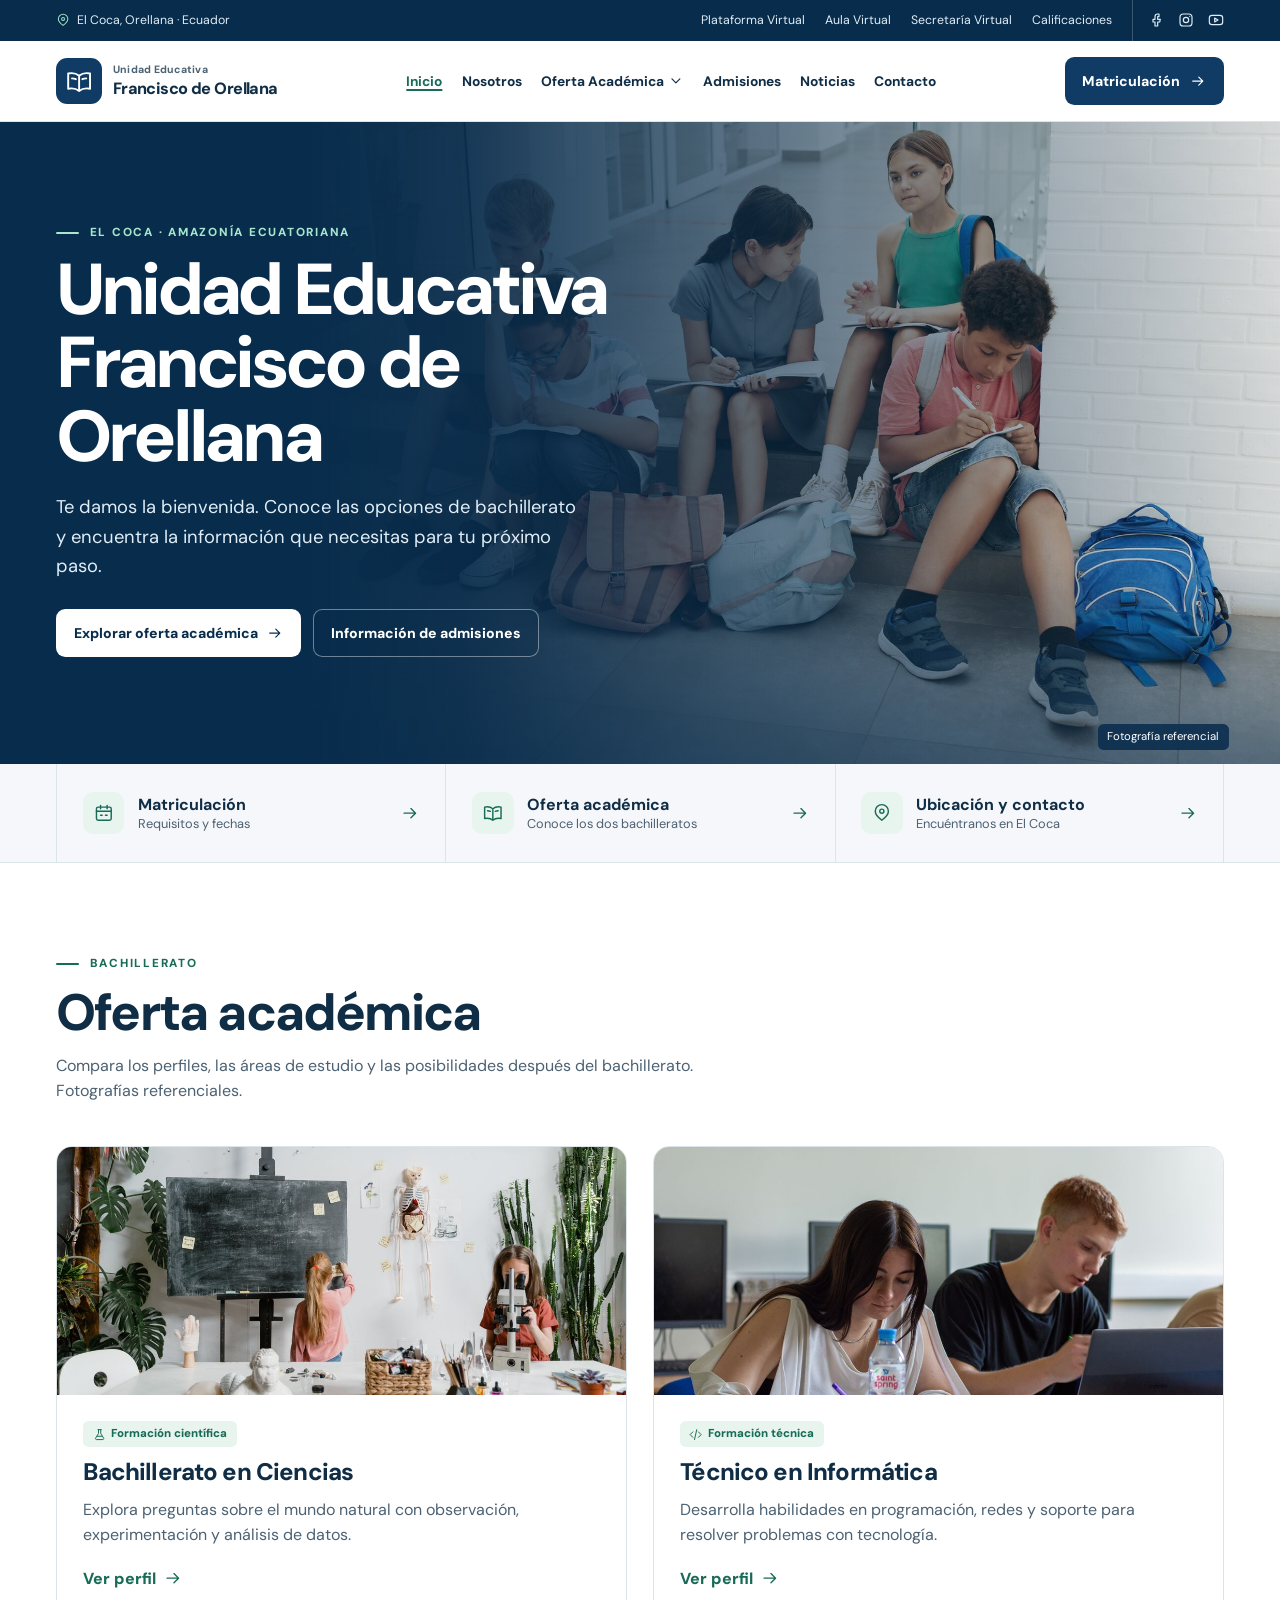
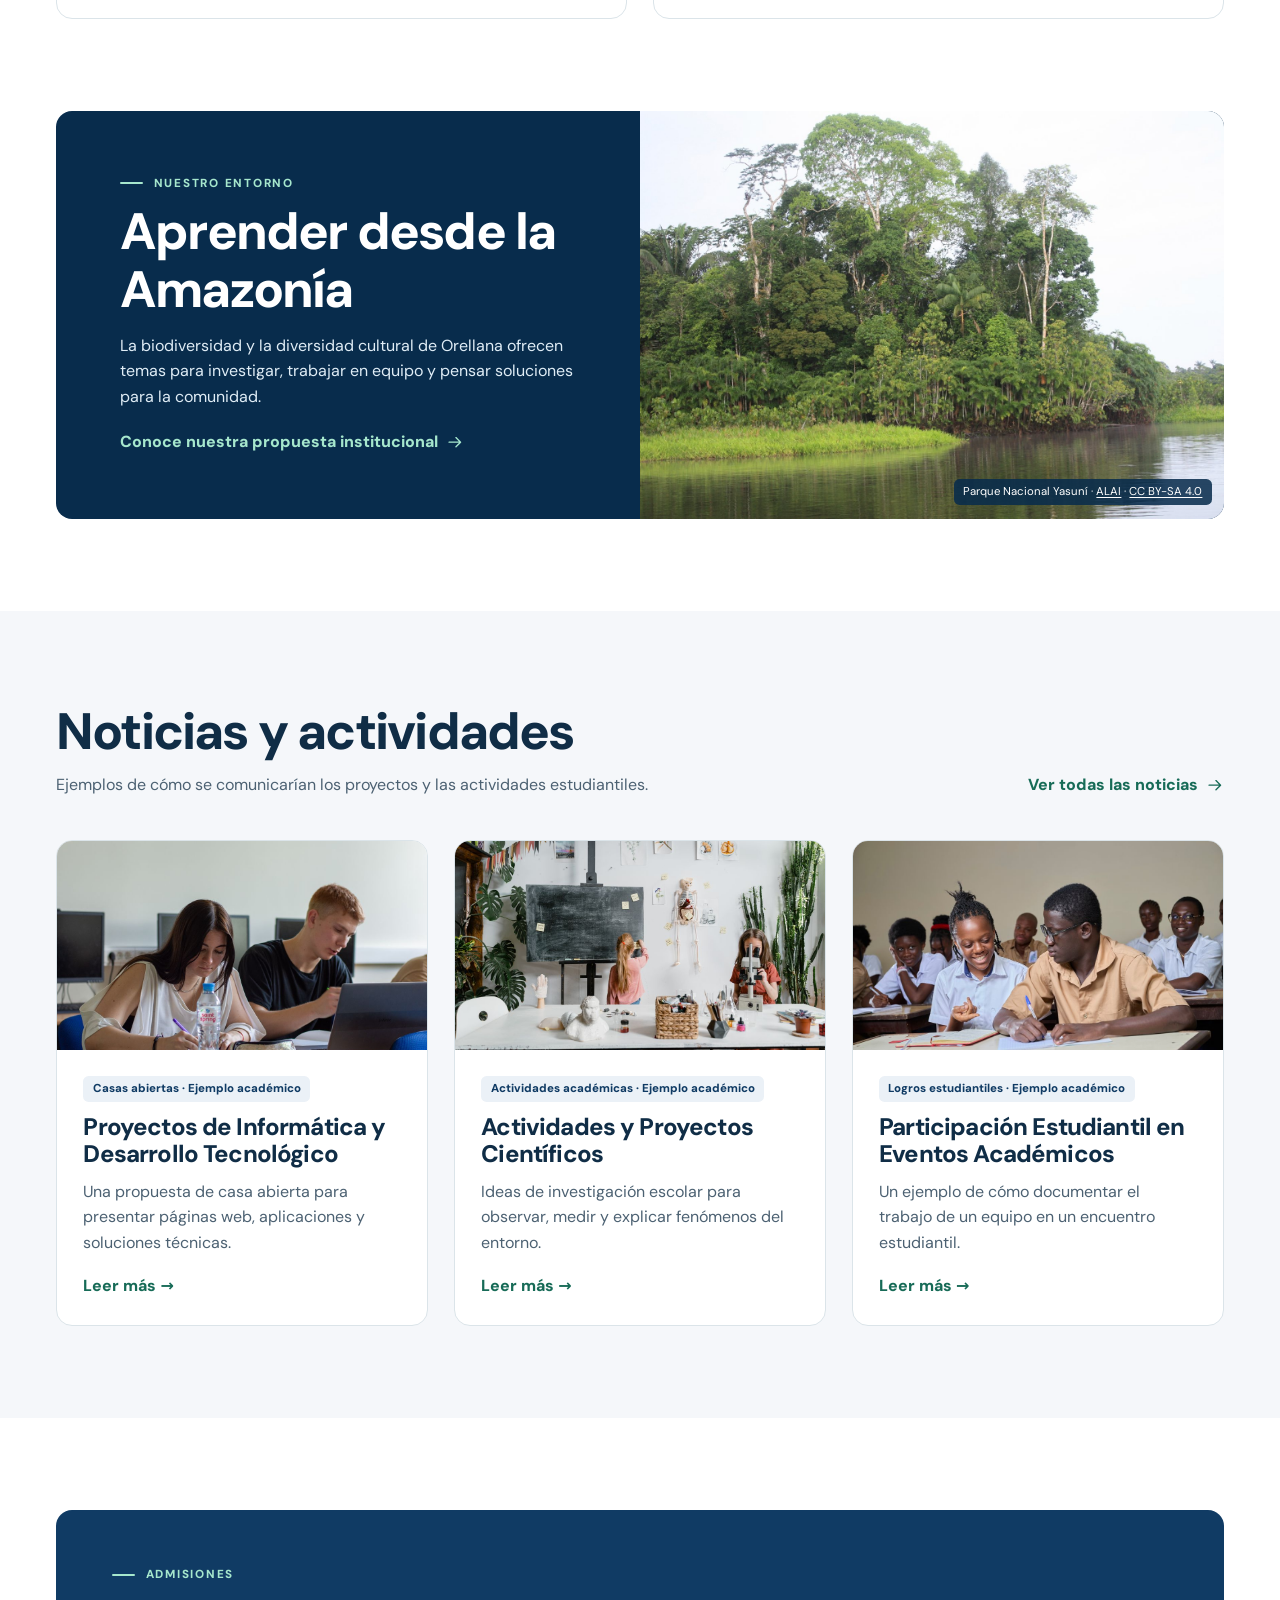
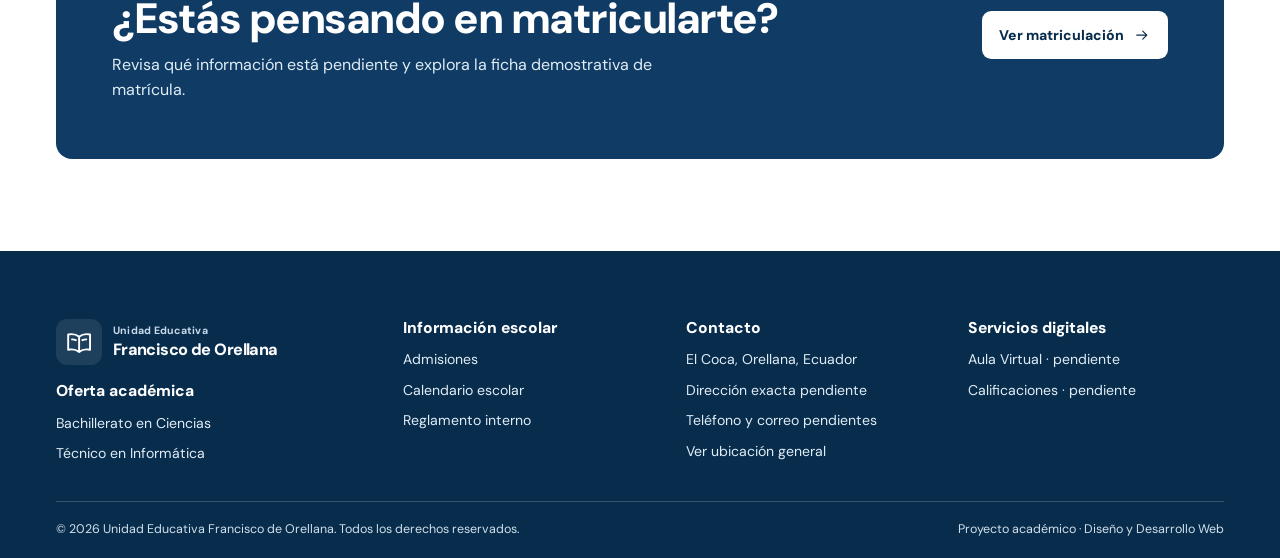
<file: index.html>
<!doctype html>
<html lang="es-EC">
<head>
  <meta charset="utf-8">
  <meta name="viewport" content="width=device-width, initial-scale=1">
  <meta name="description" content="Sitio académico de la Unidad Educativa Francisco de Orellana en El Coca, Ecuador. Conoce sus bachilleratos y la sección de admisiones.">
  <title>Unidad Educativa Francisco de Orellana</title>
  <link rel="icon" href="assets/images/emblema.svg" type="image/svg+xml">
  <link rel="stylesheet" href="css/styles.css">
  <script src="js/main.js" defer></script>
  <script src="js/noticias.js" defer></script>
</head>
<body>
<a class="skip" href="#contenido">Ir al contenido</a>
<div class="topbar">
  <div class="container">
    <span class="top-location"><svg viewBox="0 0 24 24" fill="none" stroke="currentColor" stroke-width="1.75" stroke-linecap="round" stroke-linejoin="round" aria-hidden="true"><path d="M20 10c0 5-8 11-8 11S4 15 4 10a8 8 0 1 1 16 0Z"/><circle cx="12" cy="10" r="2.5"/></svg> El Coca, Orellana · Ecuador</span>
    <div class="top-shortcuts" aria-label="Servicios digitales">
      <a href="contacto.html#accesos-digitales">Plataforma Virtual</a><a href="contacto.html#accesos-digitales">Aula Virtual</a><a href="contacto.html#accesos-digitales">Secretaría Virtual</a><a href="contacto.html#accesos-digitales">Calificaciones</a>
      <div class="top-social"><a href="contacto.html#accesos-digitales" aria-label="Facebook"><svg viewBox="0 0 24 24" fill="none" stroke="currentColor" stroke-width="1.75" stroke-linecap="round" stroke-linejoin="round" aria-hidden="true"><path d="M15 3h-2a4 4 0 0 0-4 4v4H6v4h3v6h4v-6h3l1-4h-4V7h2z"/></svg></a><a href="contacto.html#accesos-digitales" aria-label="Instagram"><svg viewBox="0 0 24 24" fill="none" stroke="currentColor" stroke-width="1.75" stroke-linecap="round" stroke-linejoin="round" aria-hidden="true"><rect x="3" y="3" width="18" height="18" rx="5"/><circle cx="12" cy="12" r="4"/><path d="M17.5 6.5h.01"/></svg></a><a href="contacto.html#accesos-digitales" aria-label="YouTube"><svg viewBox="0 0 24 24" fill="none" stroke="currentColor" stroke-width="1.75" stroke-linecap="round" stroke-linejoin="round" aria-hidden="true"><rect x="2" y="5" width="20" height="14" rx="4"/><path d="m10 9 5 3-5 3Z"/></svg></a></div>
    </div>
    <details class="service-disclosure" data-disclosure>
      <summary>Servicios <svg class="chevron" viewBox="0 0 24 24" fill="none" stroke="currentColor" stroke-width="1.75" stroke-linecap="round" stroke-linejoin="round" aria-hidden="true"><path d="m6 9 6 6 6-6"/></svg></summary>
      <div class="service-panel">
        <strong>Accesos digitales</strong>
        <ul><li>Plataforma Virtual<small>Pendiente</small></li><li>Aula Virtual<small>Pendiente</small></li><li>Secretaría Virtual<small>Pendiente</small></li><li>Calificaciones<small>Pendiente</small></li><li>Facebook<small>Pendiente</small></li><li>Instagram<small>Pendiente</small></li><li>YouTube<small>Pendiente</small></li></ul>
      </div>
    </details>
  </div>
</div>
<header class="site-header">
  <div class="container navbar">
    <a class="brand" href="index.html">
  <span class="brand-mark"><svg viewBox="0 0 24 24" fill="none" stroke="currentColor" stroke-width="1.75" stroke-linecap="round" stroke-linejoin="round" aria-hidden="true"><path d="M12 7c-2.7-2.2-6-2.8-10-2v14c4-.8 7.3-.2 10 2 2.7-2.2 6-2.8 10-2V5c-4-.8-7.3-.2-10 2v14"/><path d="M5.5 9.5c1.3 0 2.4.2 3.5.7M15 10.2c1.1-.5 2.2-.7 3.5-.7"/></svg></span>
  <span class="brand-text"><small>Unidad Educativa</small><strong>Francisco de Orellana</strong></span>
</a>
    <button class="menu-toggle" type="button" aria-controls="navegacion" aria-expanded="false"><svg viewBox="0 0 24 24" fill="none" stroke="currentColor" stroke-width="1.75" stroke-linecap="round" stroke-linejoin="round" aria-hidden="true"><path d="M4 6h16M4 12h16M4 18h16"/></svg> Menú</button>
    <nav class="site-nav" id="navegacion" aria-label="Navegación principal">
      <ul class="nav-list">
        <li><a class="nav-link" href="index.html" aria-current="page">Inicio</a></li>
        <li><a class="nav-link" href="nosotros.html">Nosotros</a></li>
        <li>
          <details class="offer" data-disclosure>
            <summary class="nav-link">Oferta Académica <svg class="chevron" viewBox="0 0 24 24" fill="none" stroke="currentColor" stroke-width="1.75" stroke-linecap="round" stroke-linejoin="round" aria-hidden="true"><path d="m6 9 6 6 6-6"/></svg></summary>
            <ul class="offer-menu">
              <li><a class="nav-link" href="ciencias.html">Bachillerato en Ciencias</a></li>
              <li><a class="nav-link" href="informatica.html">Técnico en Informática</a></li>
            </ul>
          </details>
        </li>
        <li><a class="nav-link" href="admisiones.html">Admisiones</a></li>
        <li><a class="nav-link" href="noticias.html">Noticias</a></li>
        <li><a class="nav-link" href="contacto.html">Contacto</a></li>
      </ul>
    </nav>
    <a class="button button--primary header-cta" href="admisiones.html#matriculacion">Matriculación <svg viewBox="0 0 24 24" fill="none" stroke="currentColor" stroke-width="1.75" stroke-linecap="round" stroke-linejoin="round" aria-hidden="true"><path d="M4 12h15m-6-6 6 6-6 6"/></svg></a>
  </div>
</header>
<main id="contenido" tabindex="-1">
<section class="hero">
  <img class="hero-image" src="assets/images/comunidad.jpg" alt="" fetchpriority="high">
  <div class="container hero-content">
    <p class="eyebrow">El Coca · Amazonía ecuatoriana</p>
    <h1>Unidad Educativa<br> Francisco de<br> Orellana</h1>
    <p class="hero-lead">Te damos la bienvenida. Conoce las opciones de bachillerato y encuentra la información que necesitas para tu próximo paso.</p>
    <div class="button-row">
      <a class="button button--light" href="#oferta-academica">Explorar oferta académica<svg viewBox="0 0 24 24" fill="none" stroke="currentColor" stroke-width="1.75" stroke-linecap="round" stroke-linejoin="round" aria-hidden="true"><path d="M4 12h15m-6-6 6 6-6 6"/></svg></a>
      <a class="button button--outline" href="admisiones.html">Información de admisiones</a>
    </div>
  </div>
  <span class="image-note">Fotografía referencial</span>
</section>
<div class="quick-wrap">
  <nav class="container quick-links" aria-label="Accesos rápidos">
    <a class="quick-link" href="admisiones.html#matriculacion"><span class="icon-box"><svg viewBox="0 0 24 24" fill="none" stroke="currentColor" stroke-width="1.75" stroke-linecap="round" stroke-linejoin="round" aria-hidden="true"><rect x="3" y="5" width="18" height="16" rx="2"/><path d="M16 3v4M8 3v4M3 10h18m-13 5h2m4 0h2"/></svg></span><span class="quick-copy"><strong>Matriculación</strong><small>Requisitos y fechas</small></span><svg viewBox="0 0 24 24" fill="none" stroke="currentColor" stroke-width="1.75" stroke-linecap="round" stroke-linejoin="round" aria-hidden="true"><path d="M4 12h15m-6-6 6 6-6 6"/></svg></a>
    <a class="quick-link" href="#oferta-academica"><span class="icon-box"><svg viewBox="0 0 24 24" fill="none" stroke="currentColor" stroke-width="1.75" stroke-linecap="round" stroke-linejoin="round" aria-hidden="true"><path d="M12 7c-2.7-2.2-6-2.8-10-2v14c4-.8 7.3-.2 10 2 2.7-2.2 6-2.8 10-2V5c-4-.8-7.3-.2-10 2v14"/><path d="M5.5 9.5c1.3 0 2.4.2 3.5.7M15 10.2c1.1-.5 2.2-.7 3.5-.7"/></svg></span><span class="quick-copy"><strong>Oferta académica</strong><small>Conoce los dos bachilleratos</small></span><svg viewBox="0 0 24 24" fill="none" stroke="currentColor" stroke-width="1.75" stroke-linecap="round" stroke-linejoin="round" aria-hidden="true"><path d="M4 12h15m-6-6 6 6-6 6"/></svg></a>
    <a class="quick-link" href="contacto.html#ubicacion"><span class="icon-box"><svg viewBox="0 0 24 24" fill="none" stroke="currentColor" stroke-width="1.75" stroke-linecap="round" stroke-linejoin="round" aria-hidden="true"><path d="M20 10c0 5-8 11-8 11S4 15 4 10a8 8 0 1 1 16 0Z"/><circle cx="12" cy="10" r="2.5"/></svg></span><span class="quick-copy"><strong>Ubicación y contacto</strong><small>Encuéntranos en El Coca</small></span><svg viewBox="0 0 24 24" fill="none" stroke="currentColor" stroke-width="1.75" stroke-linecap="round" stroke-linejoin="round" aria-hidden="true"><path d="M4 12h15m-6-6 6 6-6 6"/></svg></a>
  </nav>
</div>
<section class="section" id="oferta-academica">
  <div class="container">
    <div class="section-intro">
  <div>
    <p class="eyebrow">Bachillerato</p>
    <h2>Oferta académica</h2>
    <p>Compara los perfiles, las áreas de estudio y las posibilidades después del bachillerato. Fotografías referenciales.</p>
  </div>

</div>
    <div class="grid grid--two">
      <article class="card program">
  <img class="card-photo" src="assets/images/ciencias.jpg" alt="Estudiantes observan una muestra en un microscopio" loading="lazy" decoding="async">
  <div class="card-content">
    <span class="tag"><svg viewBox="0 0 24 24" fill="none" stroke="currentColor" stroke-width="1.75" stroke-linecap="round" stroke-linejoin="round" aria-hidden="true"><path d="M9 3h6m-5 0v7l-5.3 8.4A1.7 1.7 0 0 0 6.1 21h11.8a1.7 1.7 0 0 0 1.4-2.6L14 10V3M7.5 15h9"/></svg> Formación científica</span>
    <h3>Bachillerato en Ciencias</h3>
    <p>Explora preguntas sobre el mundo natural con observación, experimentación y análisis de datos.</p>
    <a class="text-link" href="ciencias.html" aria-label="Ver perfil de Bachillerato en Ciencias">Ver perfil <svg viewBox="0 0 24 24" fill="none" stroke="currentColor" stroke-width="1.75" stroke-linecap="round" stroke-linejoin="round" aria-hidden="true"><path d="M4 12h15m-6-6 6 6-6 6"/></svg></a>
  </div>
</article>
      <article class="card program">
  <img class="card-photo" src="assets/images/informatica.jpg" alt="Estudiantes trabajan en un laboratorio de computación" loading="lazy" decoding="async">
  <div class="card-content">
    <span class="tag"><svg viewBox="0 0 24 24" fill="none" stroke="currentColor" stroke-width="1.75" stroke-linecap="round" stroke-linejoin="round" aria-hidden="true"><path d="m7 7-5 5 5 5m10-10 5 5-5 5m-3-14-4 18"/></svg> Formación técnica</span>
    <h3>Técnico en Informática</h3>
    <p>Desarrolla habilidades en programación, redes y soporte para resolver problemas con tecnología.</p>
    <a class="text-link" href="informatica.html" aria-label="Ver perfil de Técnico en Informática">Ver perfil <svg viewBox="0 0 24 24" fill="none" stroke="currentColor" stroke-width="1.75" stroke-linecap="round" stroke-linejoin="round" aria-hidden="true"><path d="M4 12h15m-6-6 6 6-6 6"/></svg></a>
  </div>
</article>
    </div>
  </div>
</section>
<section class="section section--compact">
  <div class="container territory">
    <div class="territory-body">
      <p class="eyebrow">Nuestro entorno</p>
      <h2>Aprender desde la Amazonía</h2>
      <p>La biodiversidad y la diversidad cultural de Orellana ofrecen temas para investigar, trabajar en equipo y pensar soluciones para la comunidad.</p>
      <a class="text-link" href="nosotros.html">Conoce nuestra propuesta institucional<svg viewBox="0 0 24 24" fill="none" stroke="currentColor" stroke-width="1.75" stroke-linecap="round" stroke-linejoin="round" aria-hidden="true"><path d="M4 12h15m-6-6 6 6-6 6"/></svg></a>
    </div>
    <figure>
      <img src="assets/images/yasuni.jpg" alt="Vista del agua y el bosque del Parque Nacional Yasuní" loading="lazy" decoding="async">
      <figcaption class="image-note">Parque Nacional Yasuní · <a href="https://commons.wikimedia.org/wiki/File:Amazon%C3%ADa_Ecuador.jpg">ALAI</a> · <a href="https://creativecommons.org/licenses/by-sa/4.0/">CC BY-SA 4.0</a></figcaption>
    </figure>
  </div>
</section>
<section class="section section--soft">
  <div class="container">
    <div class="section-intro section-intro--row">
  <div>

    <h2>Noticias y actividades</h2>
    <p>Ejemplos de cómo se comunicarían los proyectos y las actividades estudiantiles.</p>
  </div>
  <a class="text-link" href="noticias.html">Ver todas las noticias<svg viewBox="0 0 24 24" fill="none" stroke="currentColor" stroke-width="1.75" stroke-linecap="round" stroke-linejoin="round" aria-hidden="true"><path d="M4 12h15m-6-6 6 6-6 6"/></svg></a>
</div>
    <div class="grid grid--three" data-news-list data-featured></div>
    <noscript><p>Activa JavaScript para ver las publicaciones de ejemplo.</p></noscript>
  </div>
</section>
<section class="section"><div class="container"><div class="cta">
  <div>
    <p class="eyebrow">Admisiones</p>
    <h2>¿Estás pensando en matricularte?</h2>
    <p>Revisa qué información está pendiente y explora la ficha demostrativa de matrícula.</p>
  </div>
  <a class="button button--light" href="admisiones.html#matriculacion">Ver matriculación<svg viewBox="0 0 24 24" fill="none" stroke="currentColor" stroke-width="1.75" stroke-linecap="round" stroke-linejoin="round" aria-hidden="true"><path d="M4 12h15m-6-6 6 6-6 6"/></svg></a>
</div></div></section>
</main>
<footer class="site-footer">
  <div class="container">
    <div class="footer-grid">
      <section>
        <a class="brand" href="index.html">
  <span class="brand-mark"><svg viewBox="0 0 24 24" fill="none" stroke="currentColor" stroke-width="1.75" stroke-linecap="round" stroke-linejoin="round" aria-hidden="true"><path d="M12 7c-2.7-2.2-6-2.8-10-2v14c4-.8 7.3-.2 10 2 2.7-2.2 6-2.8 10-2V5c-4-.8-7.3-.2-10 2v14"/><path d="M5.5 9.5c1.3 0 2.4.2 3.5.7M15 10.2c1.1-.5 2.2-.7 3.5-.7"/></svg></span>
  <span class="brand-text"><small>Unidad Educativa</small><strong>Francisco de Orellana</strong></span>
</a>
        <h2>Oferta académica</h2>
        <ul><li><a href="ciencias.html">Bachillerato en Ciencias</a></li><li><a href="informatica.html">Técnico en Informática</a></li></ul>
      </section>
      <section>
        <h2>Información escolar</h2>
        <ul><li><a href="admisiones.html">Admisiones</a></li><li><a href="admisiones.html#fechas">Calendario escolar</a></li><li><a href="nosotros.html#reglamento">Reglamento interno</a></li></ul>
      </section>
      <section>
        <h2>Contacto</h2>
        <ul><li>El Coca, Orellana, Ecuador</li><li>Dirección exacta pendiente</li><li>Teléfono y correo pendientes</li><li><a href="contacto.html#ubicacion">Ver ubicación general</a></li></ul>
      </section>
      <section>
        <h2>Servicios digitales</h2>
        <ul><li><a href="contacto.html#accesos-digitales">Aula Virtual</a> · pendiente</li><li><a href="contacto.html#accesos-digitales">Calificaciones</a> · pendiente</li></ul>
      </section>
    </div>
    <div class="footer-bottom">
      <span>© 2026 Unidad Educativa Francisco de Orellana. Todos los derechos reservados.</span>
      <span>Proyecto académico · Diseño y Desarrollo Web</span>
    </div>
  </div>
</footer>
</body>
</html>
</file>
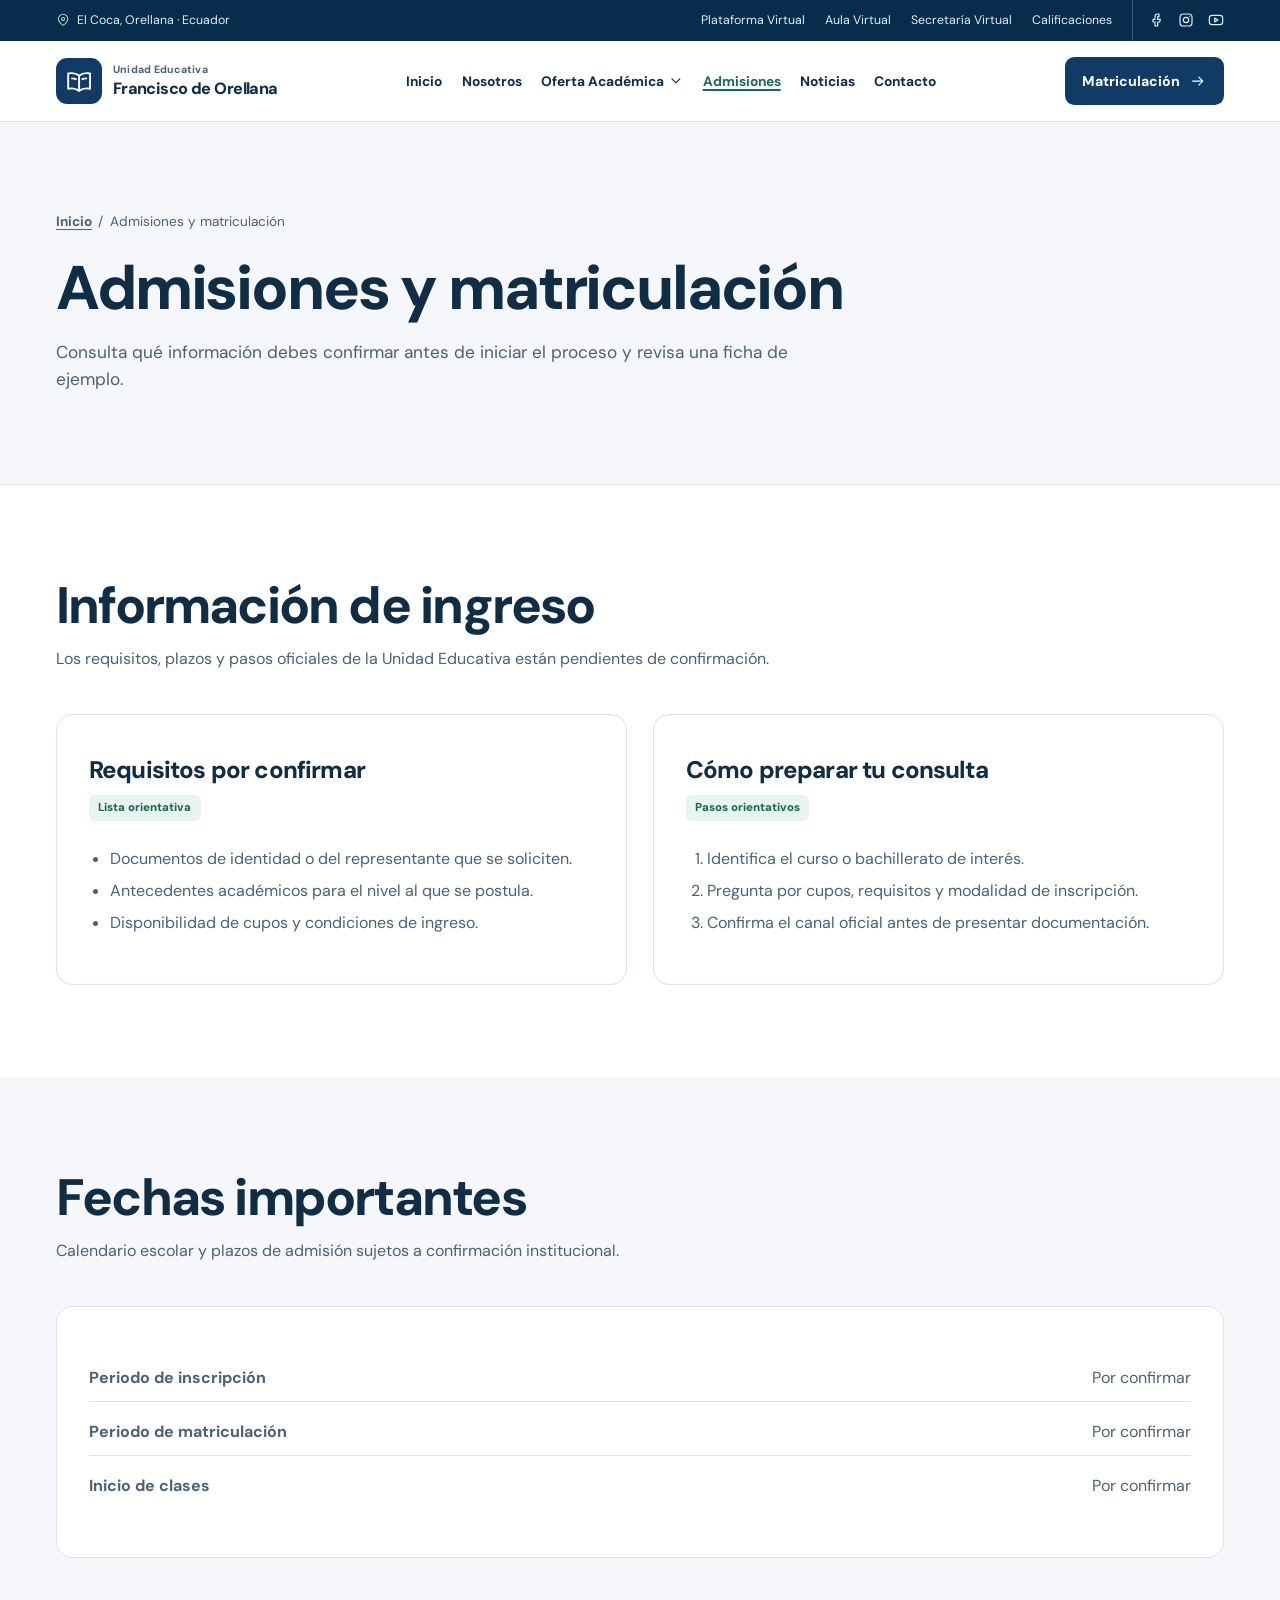
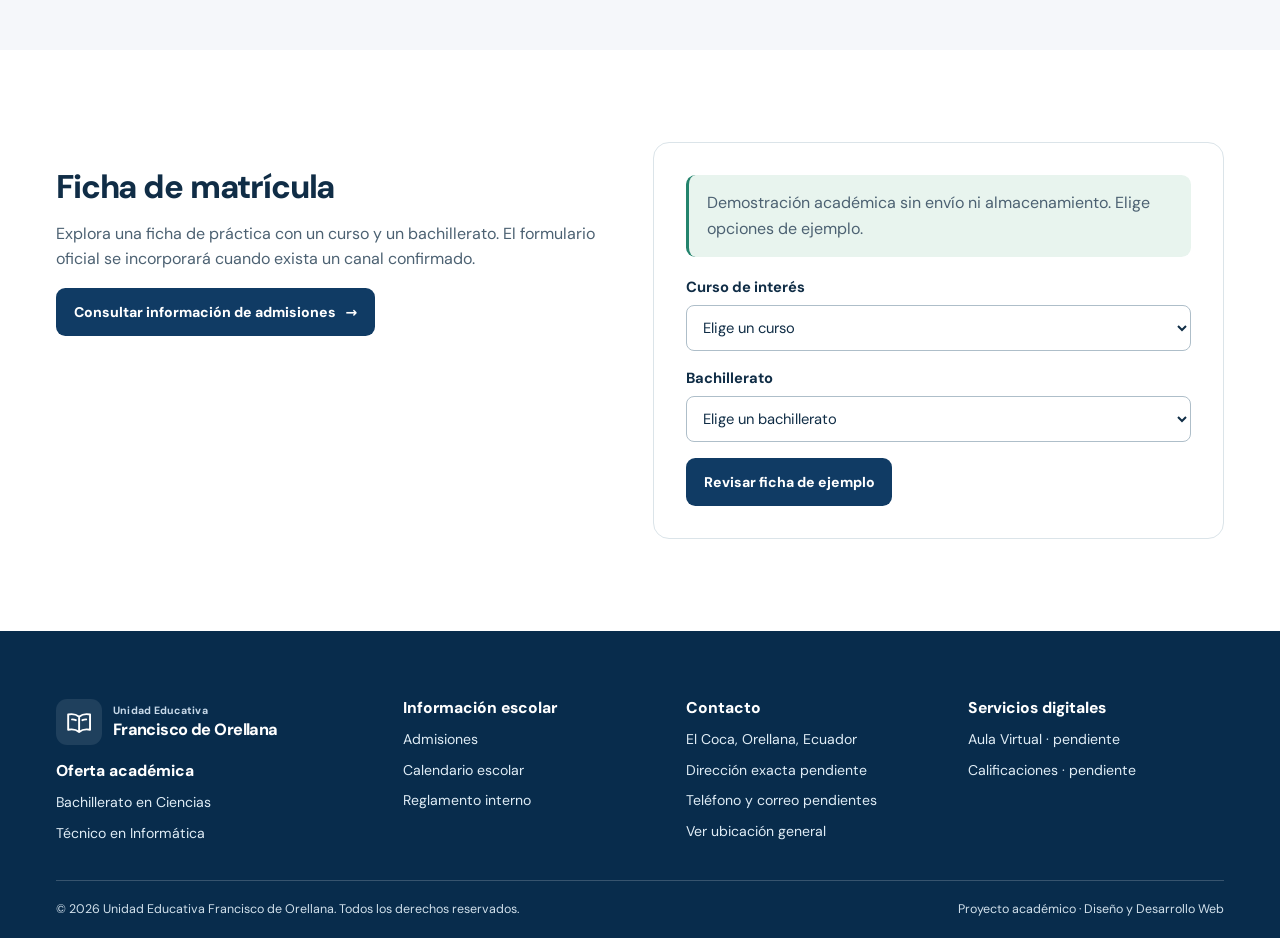
<file: admisiones.html>
<!doctype html>
<html lang="es-EC">
<head>
  <meta charset="utf-8">
  <meta name="viewport" content="width=device-width, initial-scale=1">
  <meta name="description" content="Consulta qué información debes confirmar antes de iniciar el proceso y revisa una ficha de ejemplo.">
  <title>Admisiones | Unidad Educativa Francisco de Orellana</title>
  <link rel="icon" href="assets/images/emblema.svg" type="image/svg+xml">
  <link rel="stylesheet" href="css/styles.css">
  <script src="js/main.js" defer></script>
</head>
<body>
<a class="skip" href="#contenido">Ir al contenido</a>
<div class="topbar">
  <div class="container">
    <span class="top-location"><svg viewBox="0 0 24 24" fill="none" stroke="currentColor" stroke-width="1.75" stroke-linecap="round" stroke-linejoin="round" aria-hidden="true"><path d="M20 10c0 5-8 11-8 11S4 15 4 10a8 8 0 1 1 16 0Z"/><circle cx="12" cy="10" r="2.5"/></svg> El Coca, Orellana · Ecuador</span>
    <div class="top-shortcuts" aria-label="Servicios digitales">
      <a href="contacto.html#accesos-digitales">Plataforma Virtual</a><a href="contacto.html#accesos-digitales">Aula Virtual</a><a href="contacto.html#accesos-digitales">Secretaría Virtual</a><a href="contacto.html#accesos-digitales">Calificaciones</a>
      <div class="top-social"><a href="contacto.html#accesos-digitales" aria-label="Facebook"><svg viewBox="0 0 24 24" fill="none" stroke="currentColor" stroke-width="1.75" stroke-linecap="round" stroke-linejoin="round" aria-hidden="true"><path d="M15 3h-2a4 4 0 0 0-4 4v4H6v4h3v6h4v-6h3l1-4h-4V7h2z"/></svg></a><a href="contacto.html#accesos-digitales" aria-label="Instagram"><svg viewBox="0 0 24 24" fill="none" stroke="currentColor" stroke-width="1.75" stroke-linecap="round" stroke-linejoin="round" aria-hidden="true"><rect x="3" y="3" width="18" height="18" rx="5"/><circle cx="12" cy="12" r="4"/><path d="M17.5 6.5h.01"/></svg></a><a href="contacto.html#accesos-digitales" aria-label="YouTube"><svg viewBox="0 0 24 24" fill="none" stroke="currentColor" stroke-width="1.75" stroke-linecap="round" stroke-linejoin="round" aria-hidden="true"><rect x="2" y="5" width="20" height="14" rx="4"/><path d="m10 9 5 3-5 3Z"/></svg></a></div>
    </div>
    <details class="service-disclosure" data-disclosure>
      <summary>Servicios <svg class="chevron" viewBox="0 0 24 24" fill="none" stroke="currentColor" stroke-width="1.75" stroke-linecap="round" stroke-linejoin="round" aria-hidden="true"><path d="m6 9 6 6 6-6"/></svg></summary>
      <div class="service-panel">
        <strong>Accesos digitales</strong>
        <ul><li>Plataforma Virtual<small>Pendiente</small></li><li>Aula Virtual<small>Pendiente</small></li><li>Secretaría Virtual<small>Pendiente</small></li><li>Calificaciones<small>Pendiente</small></li><li>Facebook<small>Pendiente</small></li><li>Instagram<small>Pendiente</small></li><li>YouTube<small>Pendiente</small></li></ul>
      </div>
    </details>
  </div>
</div>
<header class="site-header">
  <div class="container navbar">
    <a class="brand" href="index.html">
  <span class="brand-mark"><svg viewBox="0 0 24 24" fill="none" stroke="currentColor" stroke-width="1.75" stroke-linecap="round" stroke-linejoin="round" aria-hidden="true"><path d="M12 7c-2.7-2.2-6-2.8-10-2v14c4-.8 7.3-.2 10 2 2.7-2.2 6-2.8 10-2V5c-4-.8-7.3-.2-10 2v14"/><path d="M5.5 9.5c1.3 0 2.4.2 3.5.7M15 10.2c1.1-.5 2.2-.7 3.5-.7"/></svg></span>
  <span class="brand-text"><small>Unidad Educativa</small><strong>Francisco de Orellana</strong></span>
</a>
    <button class="menu-toggle" type="button" aria-controls="navegacion" aria-expanded="false"><svg viewBox="0 0 24 24" fill="none" stroke="currentColor" stroke-width="1.75" stroke-linecap="round" stroke-linejoin="round" aria-hidden="true"><path d="M4 6h16M4 12h16M4 18h16"/></svg> Menú</button>
    <nav class="site-nav" id="navegacion" aria-label="Navegación principal">
      <ul class="nav-list">
        <li><a class="nav-link" href="index.html">Inicio</a></li>
        <li><a class="nav-link" href="nosotros.html">Nosotros</a></li>
        <li>
          <details class="offer" data-disclosure>
            <summary class="nav-link">Oferta Académica <svg class="chevron" viewBox="0 0 24 24" fill="none" stroke="currentColor" stroke-width="1.75" stroke-linecap="round" stroke-linejoin="round" aria-hidden="true"><path d="m6 9 6 6 6-6"/></svg></summary>
            <ul class="offer-menu">
              <li><a class="nav-link" href="ciencias.html">Bachillerato en Ciencias</a></li>
              <li><a class="nav-link" href="informatica.html">Técnico en Informática</a></li>
            </ul>
          </details>
        </li>
        <li><a class="nav-link" href="admisiones.html" aria-current="page">Admisiones</a></li>
        <li><a class="nav-link" href="noticias.html">Noticias</a></li>
        <li><a class="nav-link" href="contacto.html">Contacto</a></li>
      </ul>
    </nav>
    <a class="button button--primary header-cta" href="admisiones.html#matriculacion">Matriculación <svg viewBox="0 0 24 24" fill="none" stroke="currentColor" stroke-width="1.75" stroke-linecap="round" stroke-linejoin="round" aria-hidden="true"><path d="M4 12h15m-6-6 6 6-6 6"/></svg></a>
  </div>
</header>
<main id="contenido" tabindex="-1">
<section class="page-heading">
  <div class="container">
    <nav class="breadcrumb" aria-label="Ruta de navegación"><a href="index.html">Inicio</a><span aria-hidden="true">/</span><span aria-current="page">Admisiones y matriculación</span></nav>

    <h1>Admisiones y matriculación</h1>
    <p>Consulta qué información debes confirmar antes de iniciar el proceso y revisa una ficha de ejemplo.</p>
  </div>
</section><section class="section">
  <div class="container">
    <div class="section-intro"><h2>Información de ingreso</h2><p>Los requisitos, plazos y pasos oficiales de la Unidad Educativa están pendientes de confirmación.</p></div><div class="grid grid--two">
<section class="panel">
  <h3>Requisitos por confirmar</h3>
  <span class="tag">Lista orientativa</span>
  <ul><li>Documentos de identidad o del representante que se soliciten.</li><li>Antecedentes académicos para el nivel al que se postula.</li><li>Disponibilidad de cupos y condiciones de ingreso.</li></ul>
</section>
<section class="panel">
  <h3>Cómo preparar tu consulta</h3>
  <span class="tag">Pasos orientativos</span>
  <ol><li>Identifica el curso o bachillerato de interés.</li><li>Pregunta por cupos, requisitos y modalidad de inscripción.</li><li>Confirma el canal oficial antes de presentar documentación.</li></ol>
</section>
</div>
  </div>
</section><section class="section section--soft" id="fechas">
  <div class="container">
    <div class="section-intro"><h2>Fechas importantes</h2><p>Calendario escolar y plazos de admisión sujetos a confirmación institucional.</p></div><div class="panel">
  <ul class="schedule">
    <li><strong>Periodo de inscripción</strong><span>Por confirmar</span></li>
    <li><strong>Periodo de matriculación</strong><span>Por confirmar</span></li>
    <li><strong>Inicio de clases</strong><span>Por confirmar</span></li>
  </ul>
</div>
  </div>
</section><section class="section" id="matriculacion">
  <div class="container">
    <div class="grid grid--two">
<div class="prose">
  <h2>Ficha de matrícula</h2>
  <p>Explora una ficha de práctica con un curso y un bachillerato. El formulario oficial se incorporará cuando exista un canal confirmado.</p>
  <a class="button button--primary" href="contacto.html#canales">Consultar información de admisiones <span aria-hidden="true">→</span></a>
</div>
<div class="panel">
  <p class="notice" id="matricula-aviso">Demostración académica sin envío ni almacenamiento. Elige opciones de ejemplo.</p>
  <form class="demo-form" data-demo="admission" autocomplete="off" aria-describedby="matricula-aviso">
    <div class="field">
      <label for="curso">Curso de interés</label>
      <select id="curso" required><option value="">Elige un curso</option><option>Primero de Bachillerato</option><option>Segundo de Bachillerato</option><option>Tercero de Bachillerato</option></select>
    </div>
    <div class="field">
      <label for="bachillerato">Bachillerato</label>
      <select id="bachillerato" required><option value="">Elige un bachillerato</option><option>Bachillerato en Ciencias</option><option>Técnico en Informática</option></select>
    </div>
    <button class="button button--primary" type="button" data-validate hidden>Revisar ficha de ejemplo</button>
    <noscript><p>Activa JavaScript para revisar la ficha de ejemplo.</p></noscript>
    <p class="form-status" role="status"></p>
  </form>
</div>
</div>
  </div>
</section>
</main>
<footer class="site-footer">
  <div class="container">
    <div class="footer-grid">
      <section>
        <a class="brand" href="index.html">
  <span class="brand-mark"><svg viewBox="0 0 24 24" fill="none" stroke="currentColor" stroke-width="1.75" stroke-linecap="round" stroke-linejoin="round" aria-hidden="true"><path d="M12 7c-2.7-2.2-6-2.8-10-2v14c4-.8 7.3-.2 10 2 2.7-2.2 6-2.8 10-2V5c-4-.8-7.3-.2-10 2v14"/><path d="M5.5 9.5c1.3 0 2.4.2 3.5.7M15 10.2c1.1-.5 2.2-.7 3.5-.7"/></svg></span>
  <span class="brand-text"><small>Unidad Educativa</small><strong>Francisco de Orellana</strong></span>
</a>
        <h2>Oferta académica</h2>
        <ul><li><a href="ciencias.html">Bachillerato en Ciencias</a></li><li><a href="informatica.html">Técnico en Informática</a></li></ul>
      </section>
      <section>
        <h2>Información escolar</h2>
        <ul><li><a href="admisiones.html">Admisiones</a></li><li><a href="admisiones.html#fechas">Calendario escolar</a></li><li><a href="nosotros.html#reglamento">Reglamento interno</a></li></ul>
      </section>
      <section>
        <h2>Contacto</h2>
        <ul><li>El Coca, Orellana, Ecuador</li><li>Dirección exacta pendiente</li><li>Teléfono y correo pendientes</li><li><a href="contacto.html#ubicacion">Ver ubicación general</a></li></ul>
      </section>
      <section>
        <h2>Servicios digitales</h2>
        <ul><li><a href="contacto.html#accesos-digitales">Aula Virtual</a> · pendiente</li><li><a href="contacto.html#accesos-digitales">Calificaciones</a> · pendiente</li></ul>
      </section>
    </div>
    <div class="footer-bottom">
      <span>© 2026 Unidad Educativa Francisco de Orellana. Todos los derechos reservados.</span>
      <span>Proyecto académico · Diseño y Desarrollo Web</span>
    </div>
  </div>
</footer>
</body>
</html>
</file>
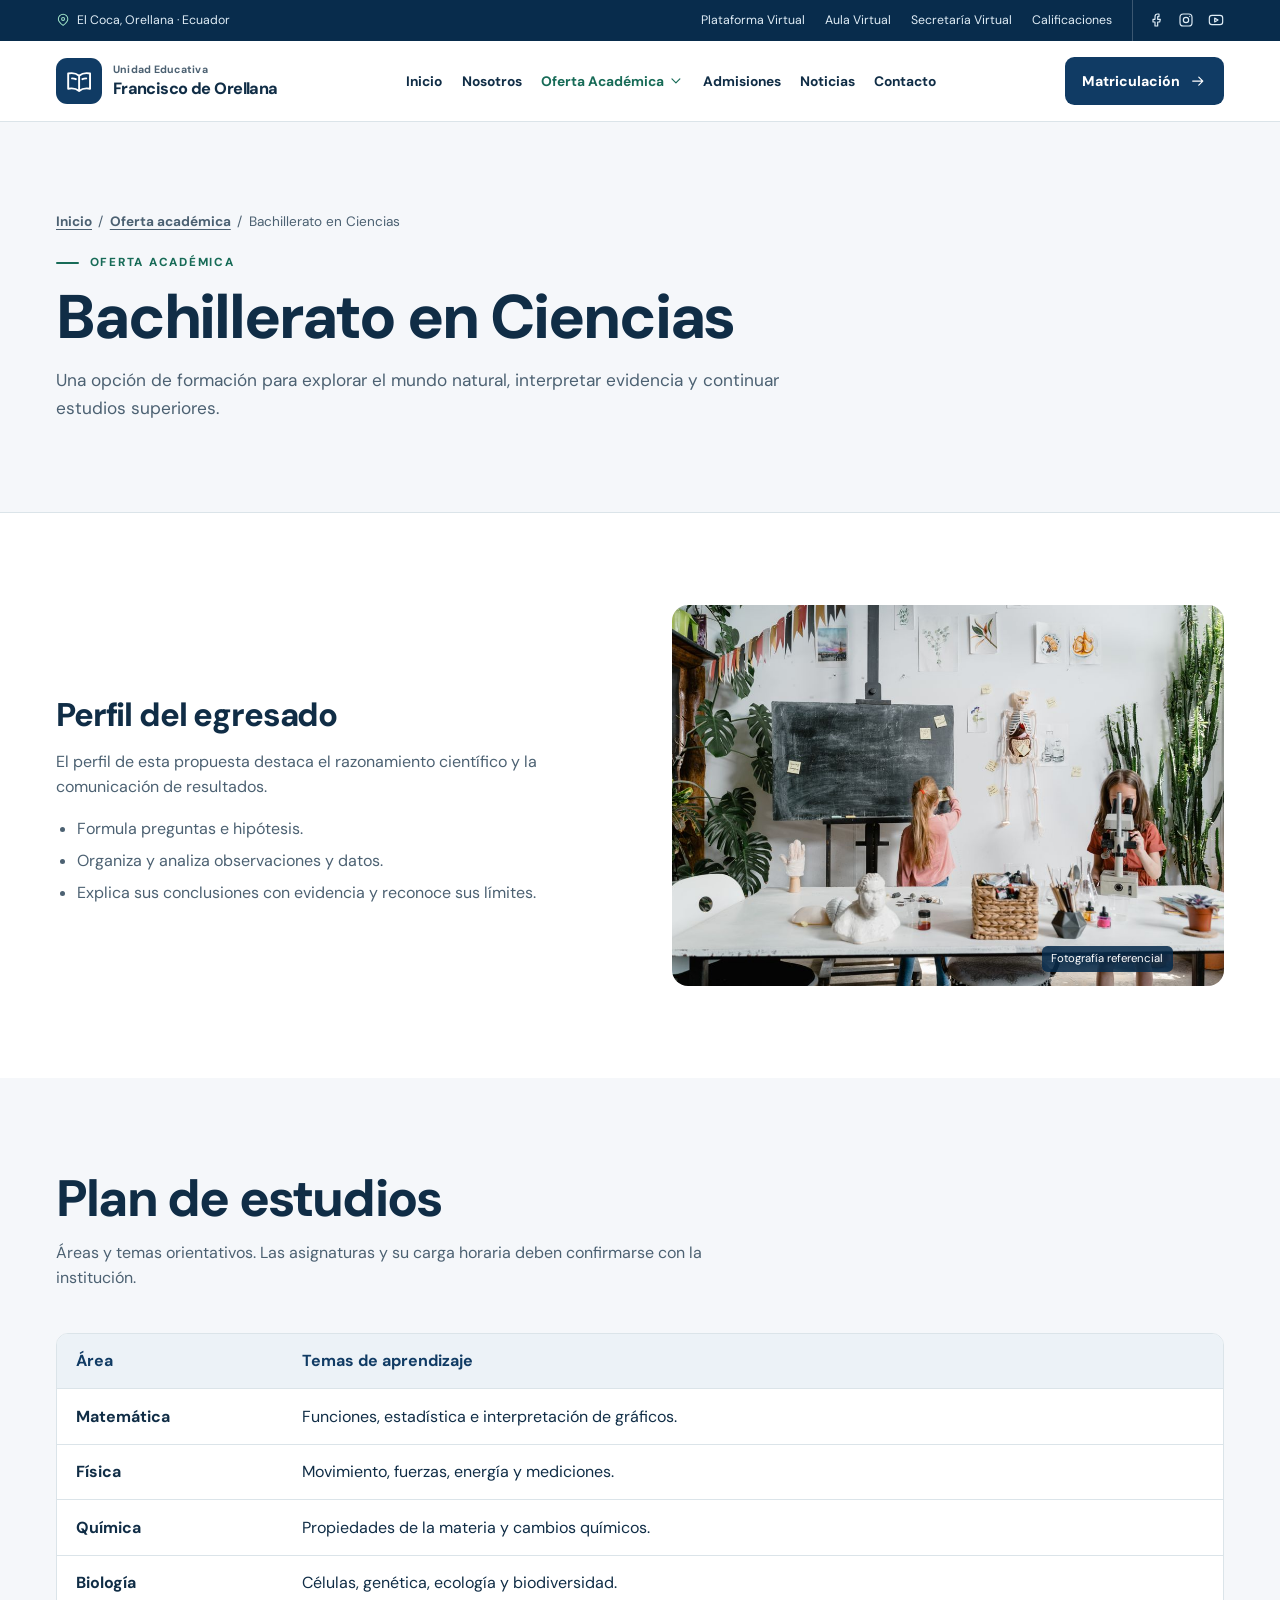
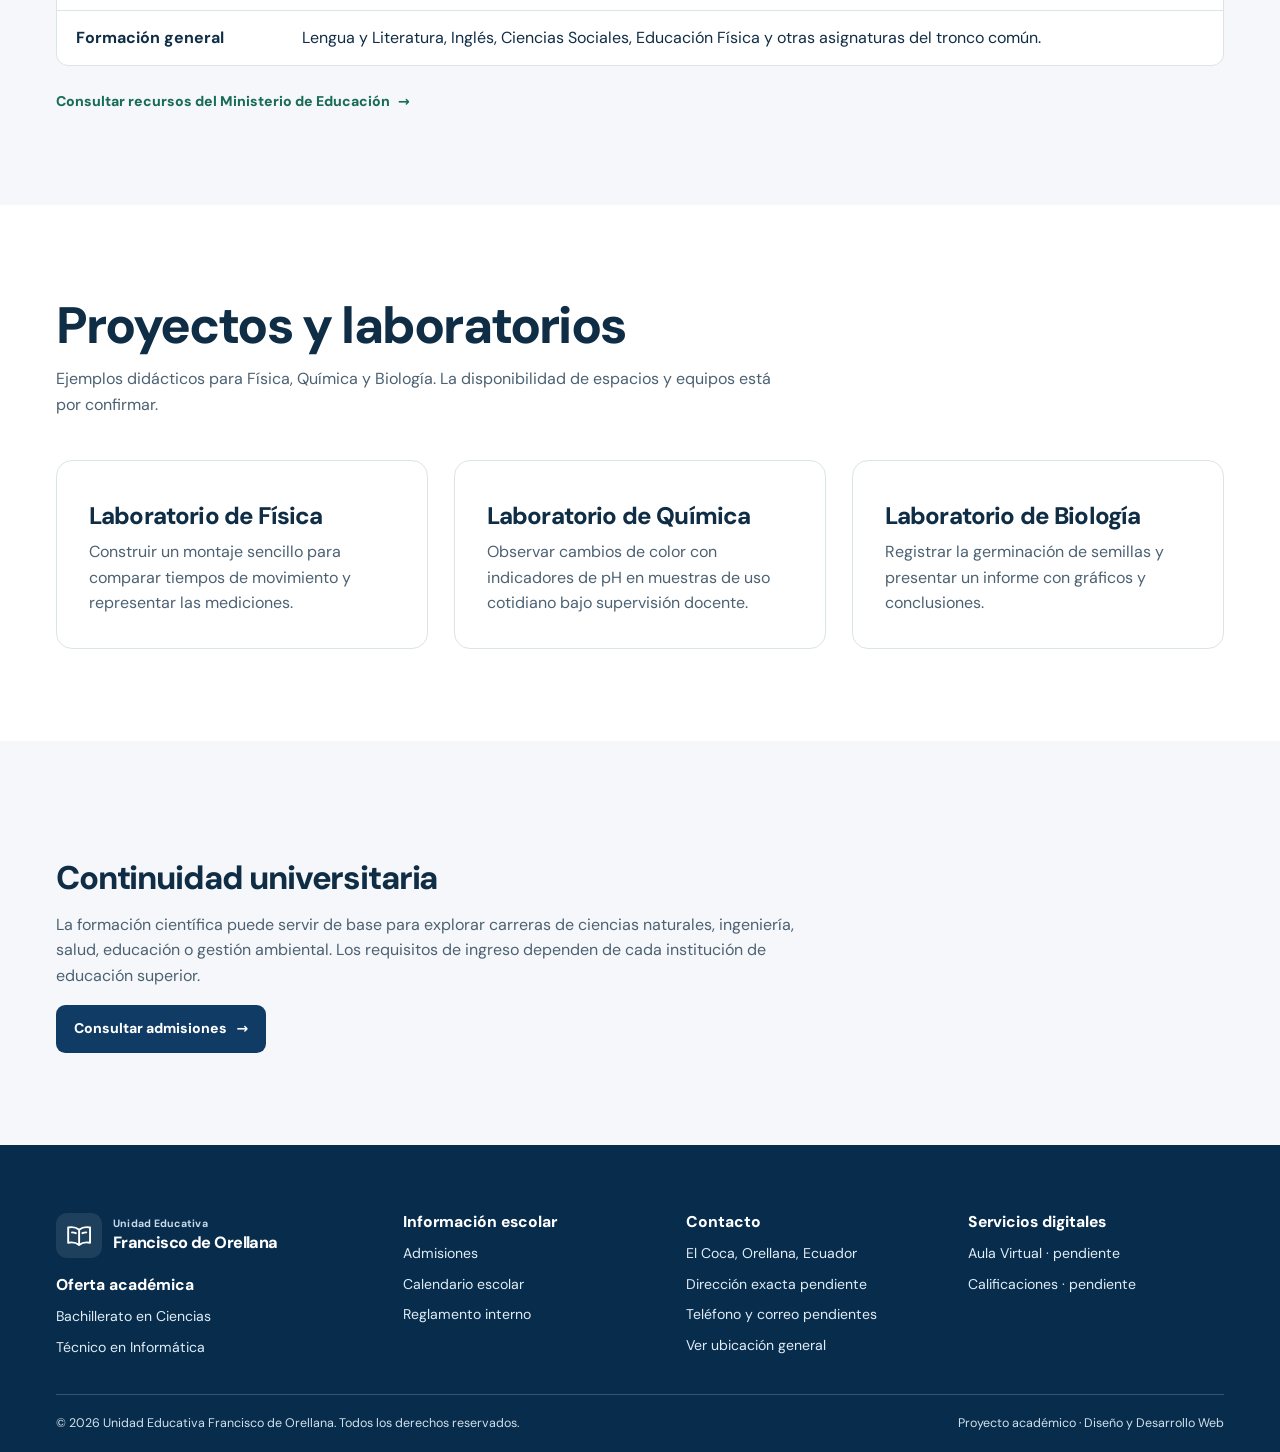
<file: ciencias.html>
<!doctype html>
<html lang="es-EC">
<head>
  <meta charset="utf-8">
  <meta name="viewport" content="width=device-width, initial-scale=1">
  <meta name="description" content="Una opción de formación para explorar el mundo natural, interpretar evidencia y continuar estudios superiores.">
  <title>Bachillerato en Ciencias | Unidad Educativa Francisco de Orellana</title>
  <link rel="icon" href="assets/images/emblema.svg" type="image/svg+xml">
  <link rel="stylesheet" href="css/styles.css">
  <script src="js/main.js" defer></script>
</head>
<body>
<a class="skip" href="#contenido">Ir al contenido</a>
<div class="topbar">
  <div class="container">
    <span class="top-location"><svg viewBox="0 0 24 24" fill="none" stroke="currentColor" stroke-width="1.75" stroke-linecap="round" stroke-linejoin="round" aria-hidden="true"><path d="M20 10c0 5-8 11-8 11S4 15 4 10a8 8 0 1 1 16 0Z"/><circle cx="12" cy="10" r="2.5"/></svg> El Coca, Orellana · Ecuador</span>
    <div class="top-shortcuts" aria-label="Servicios digitales">
      <a href="contacto.html#accesos-digitales">Plataforma Virtual</a><a href="contacto.html#accesos-digitales">Aula Virtual</a><a href="contacto.html#accesos-digitales">Secretaría Virtual</a><a href="contacto.html#accesos-digitales">Calificaciones</a>
      <div class="top-social"><a href="contacto.html#accesos-digitales" aria-label="Facebook"><svg viewBox="0 0 24 24" fill="none" stroke="currentColor" stroke-width="1.75" stroke-linecap="round" stroke-linejoin="round" aria-hidden="true"><path d="M15 3h-2a4 4 0 0 0-4 4v4H6v4h3v6h4v-6h3l1-4h-4V7h2z"/></svg></a><a href="contacto.html#accesos-digitales" aria-label="Instagram"><svg viewBox="0 0 24 24" fill="none" stroke="currentColor" stroke-width="1.75" stroke-linecap="round" stroke-linejoin="round" aria-hidden="true"><rect x="3" y="3" width="18" height="18" rx="5"/><circle cx="12" cy="12" r="4"/><path d="M17.5 6.5h.01"/></svg></a><a href="contacto.html#accesos-digitales" aria-label="YouTube"><svg viewBox="0 0 24 24" fill="none" stroke="currentColor" stroke-width="1.75" stroke-linecap="round" stroke-linejoin="round" aria-hidden="true"><rect x="2" y="5" width="20" height="14" rx="4"/><path d="m10 9 5 3-5 3Z"/></svg></a></div>
    </div>
    <details class="service-disclosure" data-disclosure>
      <summary>Servicios <svg class="chevron" viewBox="0 0 24 24" fill="none" stroke="currentColor" stroke-width="1.75" stroke-linecap="round" stroke-linejoin="round" aria-hidden="true"><path d="m6 9 6 6 6-6"/></svg></summary>
      <div class="service-panel">
        <strong>Accesos digitales</strong>
        <ul><li>Plataforma Virtual<small>Pendiente</small></li><li>Aula Virtual<small>Pendiente</small></li><li>Secretaría Virtual<small>Pendiente</small></li><li>Calificaciones<small>Pendiente</small></li><li>Facebook<small>Pendiente</small></li><li>Instagram<small>Pendiente</small></li><li>YouTube<small>Pendiente</small></li></ul>
      </div>
    </details>
  </div>
</div>
<header class="site-header">
  <div class="container navbar">
    <a class="brand" href="index.html">
  <span class="brand-mark"><svg viewBox="0 0 24 24" fill="none" stroke="currentColor" stroke-width="1.75" stroke-linecap="round" stroke-linejoin="round" aria-hidden="true"><path d="M12 7c-2.7-2.2-6-2.8-10-2v14c4-.8 7.3-.2 10 2 2.7-2.2 6-2.8 10-2V5c-4-.8-7.3-.2-10 2v14"/><path d="M5.5 9.5c1.3 0 2.4.2 3.5.7M15 10.2c1.1-.5 2.2-.7 3.5-.7"/></svg></span>
  <span class="brand-text"><small>Unidad Educativa</small><strong>Francisco de Orellana</strong></span>
</a>
    <button class="menu-toggle" type="button" aria-controls="navegacion" aria-expanded="false"><svg viewBox="0 0 24 24" fill="none" stroke="currentColor" stroke-width="1.75" stroke-linecap="round" stroke-linejoin="round" aria-hidden="true"><path d="M4 6h16M4 12h16M4 18h16"/></svg> Menú</button>
    <nav class="site-nav" id="navegacion" aria-label="Navegación principal">
      <ul class="nav-list">
        <li><a class="nav-link" href="index.html">Inicio</a></li>
        <li><a class="nav-link" href="nosotros.html">Nosotros</a></li>
        <li>
          <details class="offer" data-disclosure>
            <summary class="nav-link is-active">Oferta Académica <svg class="chevron" viewBox="0 0 24 24" fill="none" stroke="currentColor" stroke-width="1.75" stroke-linecap="round" stroke-linejoin="round" aria-hidden="true"><path d="m6 9 6 6 6-6"/></svg></summary>
            <ul class="offer-menu">
              <li><a class="nav-link" href="ciencias.html" aria-current="page">Bachillerato en Ciencias</a></li>
              <li><a class="nav-link" href="informatica.html">Técnico en Informática</a></li>
            </ul>
          </details>
        </li>
        <li><a class="nav-link" href="admisiones.html">Admisiones</a></li>
        <li><a class="nav-link" href="noticias.html">Noticias</a></li>
        <li><a class="nav-link" href="contacto.html">Contacto</a></li>
      </ul>
    </nav>
    <a class="button button--primary header-cta" href="admisiones.html#matriculacion">Matriculación <svg viewBox="0 0 24 24" fill="none" stroke="currentColor" stroke-width="1.75" stroke-linecap="round" stroke-linejoin="round" aria-hidden="true"><path d="M4 12h15m-6-6 6 6-6 6"/></svg></a>
  </div>
</header>
<main id="contenido" tabindex="-1">
<section class="page-heading">
  <div class="container">
    <nav class="breadcrumb" aria-label="Ruta de navegación"><a href="index.html">Inicio</a><span aria-hidden="true">/</span><a href="index.html#oferta-academica">Oferta académica</a><span aria-hidden="true">/</span><span aria-current="page">Bachillerato en Ciencias</span></nav>
    <p class="eyebrow">Oferta académica</p>
    <h1>Bachillerato en Ciencias</h1>
    <p>Una opción de formación para explorar el mundo natural, interpretar evidencia y continuar estudios superiores.</p>
  </div>
</section><section class="section">
  <div class="container feature">
    <div class="prose"><h2>Perfil del egresado</h2><p>El perfil de esta propuesta destaca el razonamiento científico y la comunicación de resultados.</p><ul><li>Formula preguntas e hipótesis.</li><li>Organiza y analiza observaciones y datos.</li><li>Explica sus conclusiones con evidencia y reconoce sus límites.</li></ul></div>
    <figure>
      <img src="assets/images/ciencias.jpg" alt="Estudiantes observan una muestra en un microscopio" decoding="async">
      <figcaption class="image-note">Fotografía referencial</figcaption>
    </figure>
  </div>
</section><section class="section section--soft" id="plan">
  <div class="container">
    <div class="section-intro"><h2>Plan de estudios</h2><p>Áreas y temas orientativos. Las asignaturas y su carga horaria deben confirmarse con la institución.</p></div><div class="table-scroll">
  <table>
    <thead><tr><th scope="col">Área</th><th scope="col">Temas de aprendizaje</th></tr></thead>
    <tbody><tr><th scope="row">Matemática</th><td>Funciones, estadística e interpretación de gráficos.</td></tr><tr><th scope="row">Física</th><td>Movimiento, fuerzas, energía y mediciones.</td></tr><tr><th scope="row">Química</th><td>Propiedades de la materia y cambios químicos.</td></tr><tr><th scope="row">Biología</th><td>Células, genética, ecología y biodiversidad.</td></tr><tr><th scope="row">Formación general</th><td>Lengua y Literatura, Inglés, Ciencias Sociales, Educación Física y otras asignaturas del tronco común.</td></tr></tbody>
  </table>
</div><p class="source-note small"><a class="text-link" href="https://recursos.educacion.gob.ec/bachillerato/">Consultar recursos del Ministerio de Educación <span aria-hidden="true">→</span></a></p>
  </div>
</section><section class="section">
  <div class="container">
    <div class="section-intro"><h2>Proyectos y laboratorios</h2><p>Ejemplos didácticos para Física, Química y Biología. La disponibilidad de espacios y equipos está por confirmar.</p></div><div class="grid grid--three">
<section class="panel">
  <h3>Laboratorio de Física</h3>

  <p>Construir un montaje sencillo para comparar tiempos de movimiento y representar las mediciones.</p>
</section>
<section class="panel">
  <h3>Laboratorio de Química</h3>

  <p>Observar cambios de color con indicadores de pH en muestras de uso cotidiano bajo supervisión docente.</p>
</section>
<section class="panel">
  <h3>Laboratorio de Biología</h3>

  <p>Registrar la germinación de semillas y presentar un informe con gráficos y conclusiones.</p>
</section>
</div>
  </div>
</section><section class="section section--soft">
  <div class="container">
    <div class="prose"><h2>Continuidad universitaria</h2><p>La formación científica puede servir de base para explorar carreras de ciencias naturales, ingeniería, salud, educación o gestión ambiental. Los requisitos de ingreso dependen de cada institución de educación superior.</p><a class="button button--primary" href="admisiones.html">Consultar admisiones <span aria-hidden="true">→</span></a></div>
  </div>
</section>
</main>
<footer class="site-footer">
  <div class="container">
    <div class="footer-grid">
      <section>
        <a class="brand" href="index.html">
  <span class="brand-mark"><svg viewBox="0 0 24 24" fill="none" stroke="currentColor" stroke-width="1.75" stroke-linecap="round" stroke-linejoin="round" aria-hidden="true"><path d="M12 7c-2.7-2.2-6-2.8-10-2v14c4-.8 7.3-.2 10 2 2.7-2.2 6-2.8 10-2V5c-4-.8-7.3-.2-10 2v14"/><path d="M5.5 9.5c1.3 0 2.4.2 3.5.7M15 10.2c1.1-.5 2.2-.7 3.5-.7"/></svg></span>
  <span class="brand-text"><small>Unidad Educativa</small><strong>Francisco de Orellana</strong></span>
</a>
        <h2>Oferta académica</h2>
        <ul><li><a href="ciencias.html">Bachillerato en Ciencias</a></li><li><a href="informatica.html">Técnico en Informática</a></li></ul>
      </section>
      <section>
        <h2>Información escolar</h2>
        <ul><li><a href="admisiones.html">Admisiones</a></li><li><a href="admisiones.html#fechas">Calendario escolar</a></li><li><a href="nosotros.html#reglamento">Reglamento interno</a></li></ul>
      </section>
      <section>
        <h2>Contacto</h2>
        <ul><li>El Coca, Orellana, Ecuador</li><li>Dirección exacta pendiente</li><li>Teléfono y correo pendientes</li><li><a href="contacto.html#ubicacion">Ver ubicación general</a></li></ul>
      </section>
      <section>
        <h2>Servicios digitales</h2>
        <ul><li><a href="contacto.html#accesos-digitales">Aula Virtual</a> · pendiente</li><li><a href="contacto.html#accesos-digitales">Calificaciones</a> · pendiente</li></ul>
      </section>
    </div>
    <div class="footer-bottom">
      <span>© 2026 Unidad Educativa Francisco de Orellana. Todos los derechos reservados.</span>
      <span>Proyecto académico · Diseño y Desarrollo Web</span>
    </div>
  </div>
</footer>
</body>
</html>
</file>
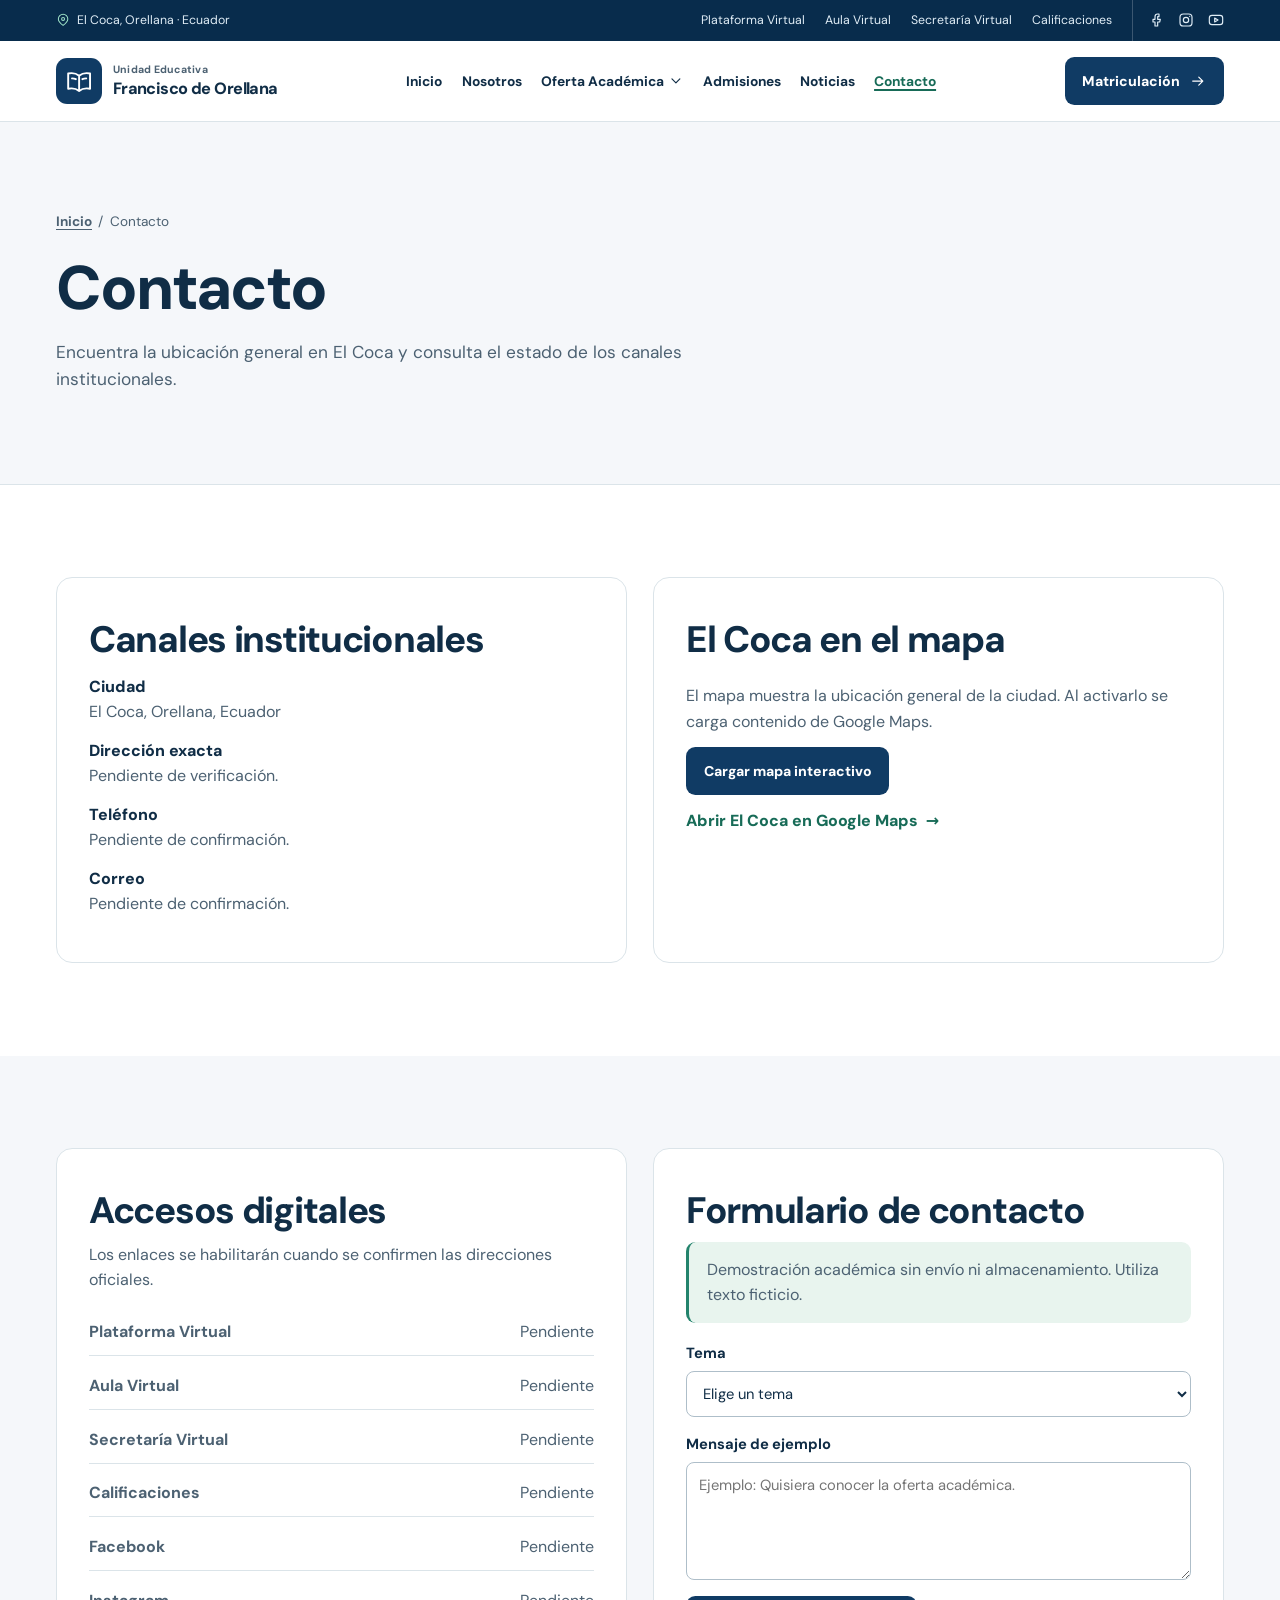
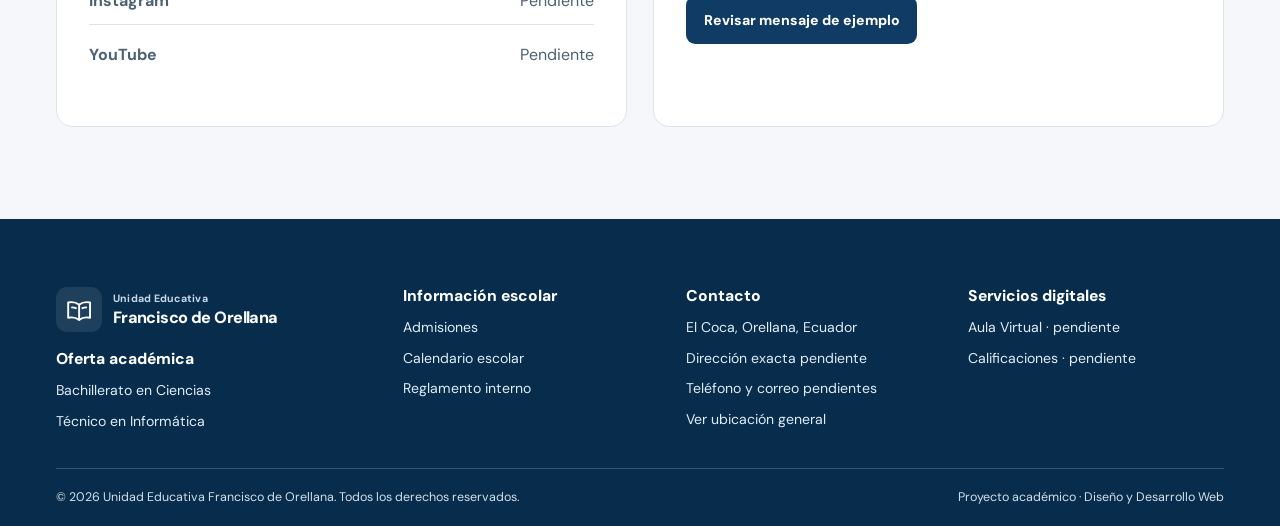
<file: contacto.html>
<!doctype html>
<html lang="es-EC">
<head>
  <meta charset="utf-8">
  <meta name="viewport" content="width=device-width, initial-scale=1">
  <meta name="description" content="Encuentra la ubicación general en El Coca y consulta el estado de los canales institucionales.">
  <title>Contacto | Unidad Educativa Francisco de Orellana</title>
  <link rel="icon" href="assets/images/emblema.svg" type="image/svg+xml">
  <link rel="stylesheet" href="css/styles.css">
  <script src="js/main.js" defer></script>
</head>
<body>
<a class="skip" href="#contenido">Ir al contenido</a>
<div class="topbar">
  <div class="container">
    <span class="top-location"><svg viewBox="0 0 24 24" fill="none" stroke="currentColor" stroke-width="1.75" stroke-linecap="round" stroke-linejoin="round" aria-hidden="true"><path d="M20 10c0 5-8 11-8 11S4 15 4 10a8 8 0 1 1 16 0Z"/><circle cx="12" cy="10" r="2.5"/></svg> El Coca, Orellana · Ecuador</span>
    <div class="top-shortcuts" aria-label="Servicios digitales">
      <a href="contacto.html#accesos-digitales">Plataforma Virtual</a><a href="contacto.html#accesos-digitales">Aula Virtual</a><a href="contacto.html#accesos-digitales">Secretaría Virtual</a><a href="contacto.html#accesos-digitales">Calificaciones</a>
      <div class="top-social"><a href="contacto.html#accesos-digitales" aria-label="Facebook"><svg viewBox="0 0 24 24" fill="none" stroke="currentColor" stroke-width="1.75" stroke-linecap="round" stroke-linejoin="round" aria-hidden="true"><path d="M15 3h-2a4 4 0 0 0-4 4v4H6v4h3v6h4v-6h3l1-4h-4V7h2z"/></svg></a><a href="contacto.html#accesos-digitales" aria-label="Instagram"><svg viewBox="0 0 24 24" fill="none" stroke="currentColor" stroke-width="1.75" stroke-linecap="round" stroke-linejoin="round" aria-hidden="true"><rect x="3" y="3" width="18" height="18" rx="5"/><circle cx="12" cy="12" r="4"/><path d="M17.5 6.5h.01"/></svg></a><a href="contacto.html#accesos-digitales" aria-label="YouTube"><svg viewBox="0 0 24 24" fill="none" stroke="currentColor" stroke-width="1.75" stroke-linecap="round" stroke-linejoin="round" aria-hidden="true"><rect x="2" y="5" width="20" height="14" rx="4"/><path d="m10 9 5 3-5 3Z"/></svg></a></div>
    </div>
    <details class="service-disclosure" data-disclosure>
      <summary>Servicios <svg class="chevron" viewBox="0 0 24 24" fill="none" stroke="currentColor" stroke-width="1.75" stroke-linecap="round" stroke-linejoin="round" aria-hidden="true"><path d="m6 9 6 6 6-6"/></svg></summary>
      <div class="service-panel">
        <strong>Accesos digitales</strong>
        <ul><li>Plataforma Virtual<small>Pendiente</small></li><li>Aula Virtual<small>Pendiente</small></li><li>Secretaría Virtual<small>Pendiente</small></li><li>Calificaciones<small>Pendiente</small></li><li>Facebook<small>Pendiente</small></li><li>Instagram<small>Pendiente</small></li><li>YouTube<small>Pendiente</small></li></ul>
      </div>
    </details>
  </div>
</div>
<header class="site-header">
  <div class="container navbar">
    <a class="brand" href="index.html">
  <span class="brand-mark"><svg viewBox="0 0 24 24" fill="none" stroke="currentColor" stroke-width="1.75" stroke-linecap="round" stroke-linejoin="round" aria-hidden="true"><path d="M12 7c-2.7-2.2-6-2.8-10-2v14c4-.8 7.3-.2 10 2 2.7-2.2 6-2.8 10-2V5c-4-.8-7.3-.2-10 2v14"/><path d="M5.5 9.5c1.3 0 2.4.2 3.5.7M15 10.2c1.1-.5 2.2-.7 3.5-.7"/></svg></span>
  <span class="brand-text"><small>Unidad Educativa</small><strong>Francisco de Orellana</strong></span>
</a>
    <button class="menu-toggle" type="button" aria-controls="navegacion" aria-expanded="false"><svg viewBox="0 0 24 24" fill="none" stroke="currentColor" stroke-width="1.75" stroke-linecap="round" stroke-linejoin="round" aria-hidden="true"><path d="M4 6h16M4 12h16M4 18h16"/></svg> Menú</button>
    <nav class="site-nav" id="navegacion" aria-label="Navegación principal">
      <ul class="nav-list">
        <li><a class="nav-link" href="index.html">Inicio</a></li>
        <li><a class="nav-link" href="nosotros.html">Nosotros</a></li>
        <li>
          <details class="offer" data-disclosure>
            <summary class="nav-link">Oferta Académica <svg class="chevron" viewBox="0 0 24 24" fill="none" stroke="currentColor" stroke-width="1.75" stroke-linecap="round" stroke-linejoin="round" aria-hidden="true"><path d="m6 9 6 6 6-6"/></svg></summary>
            <ul class="offer-menu">
              <li><a class="nav-link" href="ciencias.html">Bachillerato en Ciencias</a></li>
              <li><a class="nav-link" href="informatica.html">Técnico en Informática</a></li>
            </ul>
          </details>
        </li>
        <li><a class="nav-link" href="admisiones.html">Admisiones</a></li>
        <li><a class="nav-link" href="noticias.html">Noticias</a></li>
        <li><a class="nav-link" href="contacto.html" aria-current="page">Contacto</a></li>
      </ul>
    </nav>
    <a class="button button--primary header-cta" href="admisiones.html#matriculacion">Matriculación <svg viewBox="0 0 24 24" fill="none" stroke="currentColor" stroke-width="1.75" stroke-linecap="round" stroke-linejoin="round" aria-hidden="true"><path d="M4 12h15m-6-6 6 6-6 6"/></svg></a>
  </div>
</header>
<main id="contenido" tabindex="-1">
<section class="page-heading">
  <div class="container">
    <nav class="breadcrumb" aria-label="Ruta de navegación"><a href="index.html">Inicio</a><span aria-hidden="true">/</span><span aria-current="page">Contacto</span></nav>

    <h1>Contacto</h1>
    <p>Encuentra la ubicación general en El Coca y consulta el estado de los canales institucionales.</p>
  </div>
</section><section class="section" id="ubicacion">
  <div class="container">
    <div class="grid grid--two">
<div class="panel" id="canales">
  <h2>Canales institucionales</h2>
  <dl class="directory">
    <div><dt>Ciudad</dt><dd>El Coca, Orellana, Ecuador</dd></div>
    <div><dt>Dirección exacta</dt><dd>Pendiente de verificación.</dd></div>
    <div><dt>Teléfono</dt><dd>Pendiente de confirmación.</dd></div>
    <div><dt>Correo</dt><dd>Pendiente de confirmación.</dd></div>
  </dl>
</div>
<div class="panel map-panel">
  <h2>El Coca en el mapa</h2>
  <p>El mapa muestra la ubicación general de la ciudad. Al activarlo se carga contenido de Google Maps.</p>
  <button class="button button--primary" type="button" data-map-toggle hidden>Cargar mapa interactivo</button>
  <div data-map-target hidden></div>
  <a class="text-link" href="https://www.google.com/maps/search/?api=1&amp;query=El+Coca%2C+Orellana%2C+Ecuador">Abrir El Coca en Google Maps <span aria-hidden="true">→</span></a>
</div>
</div>
  </div>
</section><section class="section section--soft">
  <div class="container">
    <div class="grid grid--two">
<div class="panel" id="accesos-digitales">
  <h2>Accesos digitales</h2>
  <p>Los enlaces se habilitarán cuando se confirmen las direcciones oficiales.</p>
  <ul class="schedule"><li><strong>Plataforma Virtual</strong><span>Pendiente</span></li><li><strong>Aula Virtual</strong><span>Pendiente</span></li><li><strong>Secretaría Virtual</strong><span>Pendiente</span></li><li><strong>Calificaciones</strong><span>Pendiente</span></li><li><strong>Facebook</strong><span>Pendiente</span></li><li><strong>Instagram</strong><span>Pendiente</span></li><li><strong>YouTube</strong><span>Pendiente</span></li></ul>
</div>
<div class="panel">
  <h2>Formulario de contacto</h2>
  <p class="notice" id="contacto-aviso">Demostración académica sin envío ni almacenamiento. Utiliza texto ficticio.</p>
  <form class="demo-form" data-demo="contact" autocomplete="off" aria-describedby="contacto-aviso">
    <div class="field">
      <label for="tema">Tema</label>
      <select id="tema" required><option value="">Elige un tema</option><option>Admisiones</option><option>Oferta académica</option><option>Consulta general</option></select>
    </div>
    <div class="field">
      <label for="mensaje">Mensaje de ejemplo</label>
      <textarea id="mensaje" rows="4" maxlength="500" required placeholder="Ejemplo: Quisiera conocer la oferta académica."></textarea>
    </div>
    <button class="button button--primary" type="button" data-validate hidden>Revisar mensaje de ejemplo</button>
    <noscript><p>Activa JavaScript para revisar el mensaje de ejemplo.</p></noscript>
    <p class="form-status" role="status"></p>
  </form>
</div>
</div>
  </div>
</section>
</main>
<footer class="site-footer">
  <div class="container">
    <div class="footer-grid">
      <section>
        <a class="brand" href="index.html">
  <span class="brand-mark"><svg viewBox="0 0 24 24" fill="none" stroke="currentColor" stroke-width="1.75" stroke-linecap="round" stroke-linejoin="round" aria-hidden="true"><path d="M12 7c-2.7-2.2-6-2.8-10-2v14c4-.8 7.3-.2 10 2 2.7-2.2 6-2.8 10-2V5c-4-.8-7.3-.2-10 2v14"/><path d="M5.5 9.5c1.3 0 2.4.2 3.5.7M15 10.2c1.1-.5 2.2-.7 3.5-.7"/></svg></span>
  <span class="brand-text"><small>Unidad Educativa</small><strong>Francisco de Orellana</strong></span>
</a>
        <h2>Oferta académica</h2>
        <ul><li><a href="ciencias.html">Bachillerato en Ciencias</a></li><li><a href="informatica.html">Técnico en Informática</a></li></ul>
      </section>
      <section>
        <h2>Información escolar</h2>
        <ul><li><a href="admisiones.html">Admisiones</a></li><li><a href="admisiones.html#fechas">Calendario escolar</a></li><li><a href="nosotros.html#reglamento">Reglamento interno</a></li></ul>
      </section>
      <section>
        <h2>Contacto</h2>
        <ul><li>El Coca, Orellana, Ecuador</li><li>Dirección exacta pendiente</li><li>Teléfono y correo pendientes</li><li><a href="contacto.html#ubicacion">Ver ubicación general</a></li></ul>
      </section>
      <section>
        <h2>Servicios digitales</h2>
        <ul><li><a href="contacto.html#accesos-digitales">Aula Virtual</a> · pendiente</li><li><a href="contacto.html#accesos-digitales">Calificaciones</a> · pendiente</li></ul>
      </section>
    </div>
    <div class="footer-bottom">
      <span>© 2026 Unidad Educativa Francisco de Orellana. Todos los derechos reservados.</span>
      <span>Proyecto académico · Diseño y Desarrollo Web</span>
    </div>
  </div>
</footer>
</body>
</html>
</file>
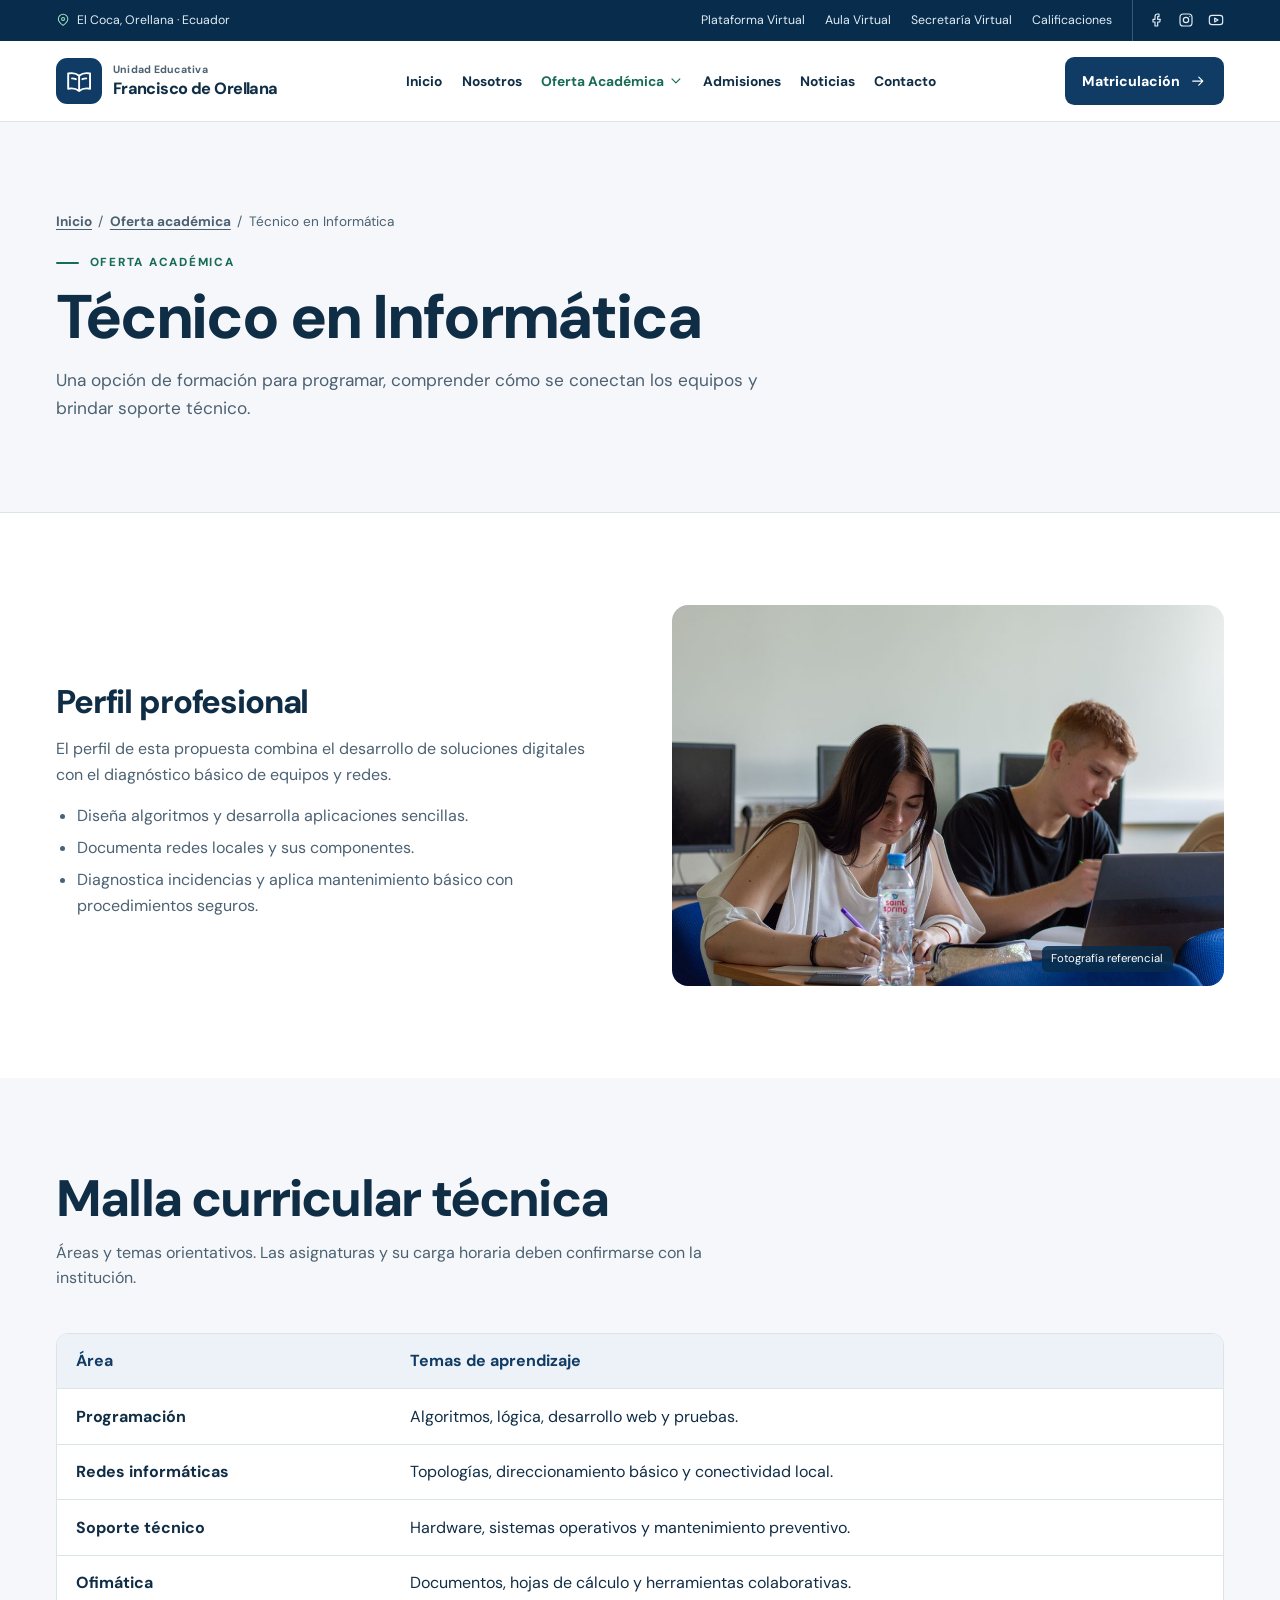
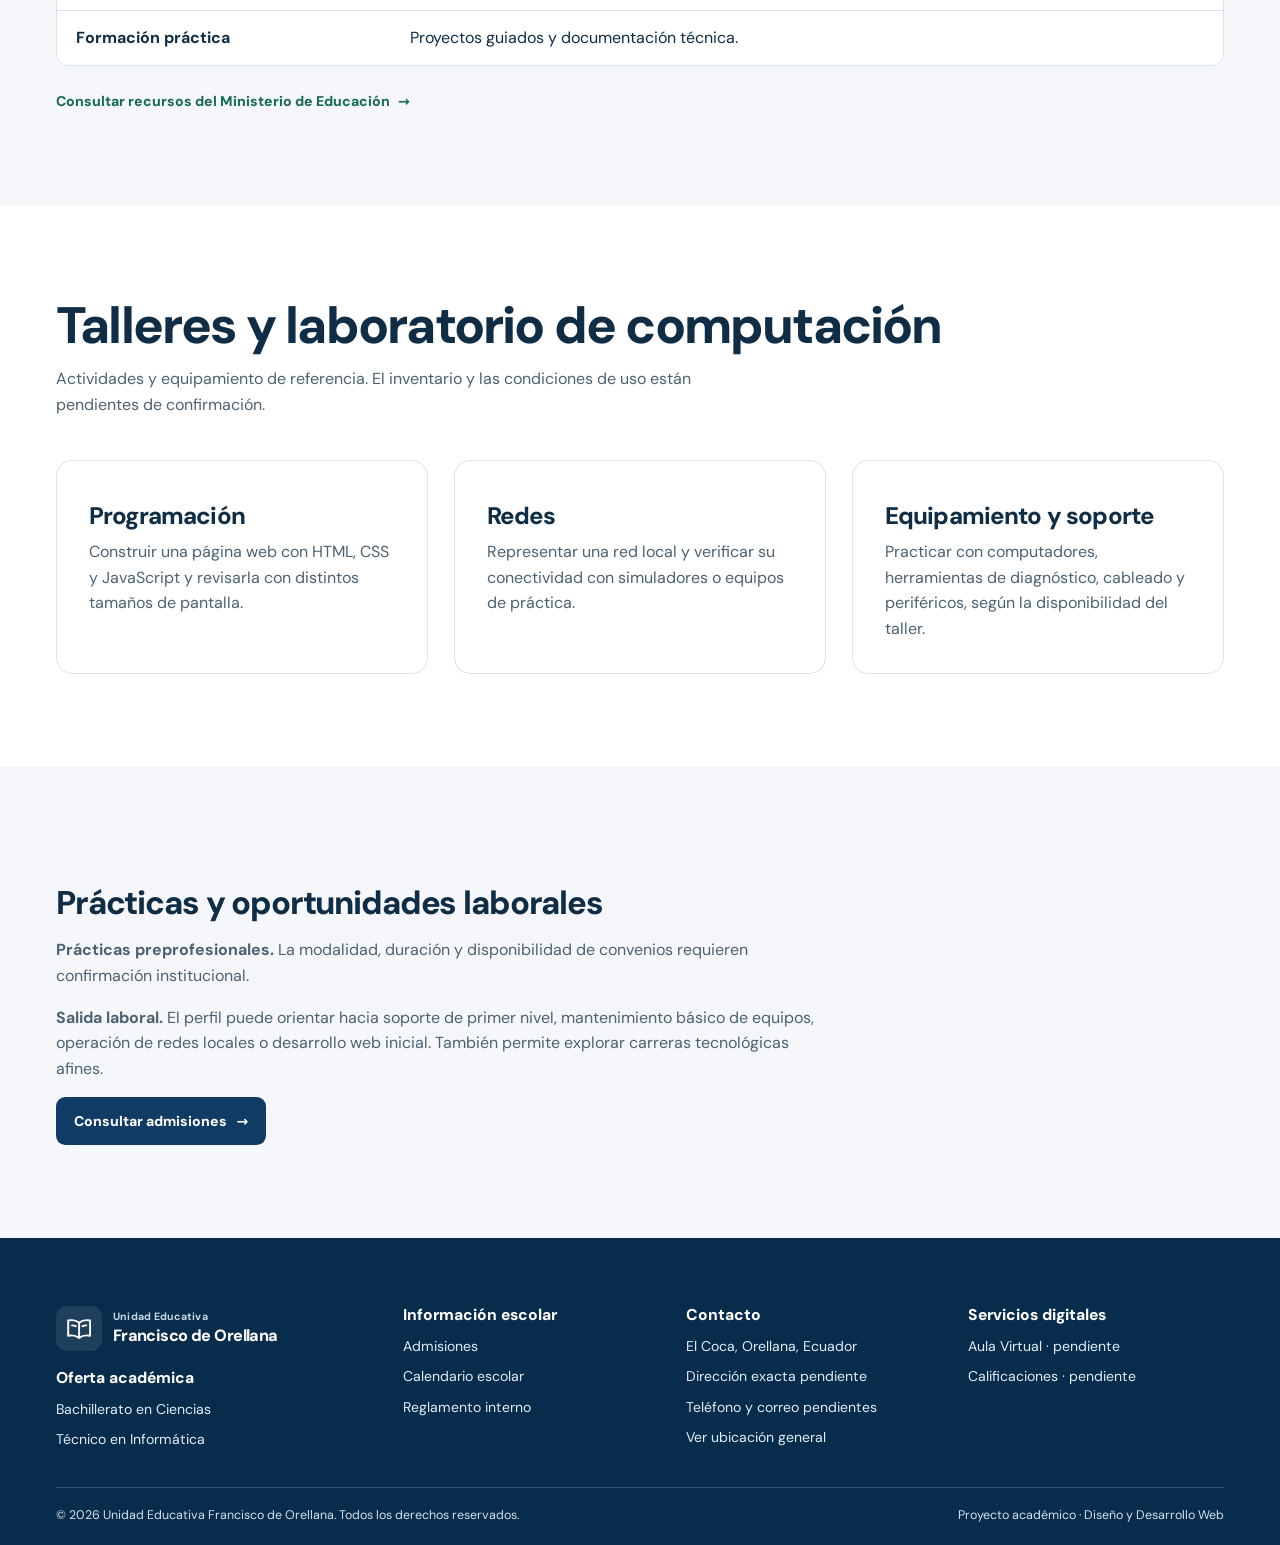
<file: informatica.html>
<!doctype html>
<html lang="es-EC">
<head>
  <meta charset="utf-8">
  <meta name="viewport" content="width=device-width, initial-scale=1">
  <meta name="description" content="Una opción de formación para programar, comprender cómo se conectan los equipos y brindar soporte técnico.">
  <title>Técnico en Informática | Unidad Educativa Francisco de Orellana</title>
  <link rel="icon" href="assets/images/emblema.svg" type="image/svg+xml">
  <link rel="stylesheet" href="css/styles.css">
  <script src="js/main.js" defer></script>
</head>
<body>
<a class="skip" href="#contenido">Ir al contenido</a>
<div class="topbar">
  <div class="container">
    <span class="top-location"><svg viewBox="0 0 24 24" fill="none" stroke="currentColor" stroke-width="1.75" stroke-linecap="round" stroke-linejoin="round" aria-hidden="true"><path d="M20 10c0 5-8 11-8 11S4 15 4 10a8 8 0 1 1 16 0Z"/><circle cx="12" cy="10" r="2.5"/></svg> El Coca, Orellana · Ecuador</span>
    <div class="top-shortcuts" aria-label="Servicios digitales">
      <a href="contacto.html#accesos-digitales">Plataforma Virtual</a><a href="contacto.html#accesos-digitales">Aula Virtual</a><a href="contacto.html#accesos-digitales">Secretaría Virtual</a><a href="contacto.html#accesos-digitales">Calificaciones</a>
      <div class="top-social"><a href="contacto.html#accesos-digitales" aria-label="Facebook"><svg viewBox="0 0 24 24" fill="none" stroke="currentColor" stroke-width="1.75" stroke-linecap="round" stroke-linejoin="round" aria-hidden="true"><path d="M15 3h-2a4 4 0 0 0-4 4v4H6v4h3v6h4v-6h3l1-4h-4V7h2z"/></svg></a><a href="contacto.html#accesos-digitales" aria-label="Instagram"><svg viewBox="0 0 24 24" fill="none" stroke="currentColor" stroke-width="1.75" stroke-linecap="round" stroke-linejoin="round" aria-hidden="true"><rect x="3" y="3" width="18" height="18" rx="5"/><circle cx="12" cy="12" r="4"/><path d="M17.5 6.5h.01"/></svg></a><a href="contacto.html#accesos-digitales" aria-label="YouTube"><svg viewBox="0 0 24 24" fill="none" stroke="currentColor" stroke-width="1.75" stroke-linecap="round" stroke-linejoin="round" aria-hidden="true"><rect x="2" y="5" width="20" height="14" rx="4"/><path d="m10 9 5 3-5 3Z"/></svg></a></div>
    </div>
    <details class="service-disclosure" data-disclosure>
      <summary>Servicios <svg class="chevron" viewBox="0 0 24 24" fill="none" stroke="currentColor" stroke-width="1.75" stroke-linecap="round" stroke-linejoin="round" aria-hidden="true"><path d="m6 9 6 6 6-6"/></svg></summary>
      <div class="service-panel">
        <strong>Accesos digitales</strong>
        <ul><li>Plataforma Virtual<small>Pendiente</small></li><li>Aula Virtual<small>Pendiente</small></li><li>Secretaría Virtual<small>Pendiente</small></li><li>Calificaciones<small>Pendiente</small></li><li>Facebook<small>Pendiente</small></li><li>Instagram<small>Pendiente</small></li><li>YouTube<small>Pendiente</small></li></ul>
      </div>
    </details>
  </div>
</div>
<header class="site-header">
  <div class="container navbar">
    <a class="brand" href="index.html">
  <span class="brand-mark"><svg viewBox="0 0 24 24" fill="none" stroke="currentColor" stroke-width="1.75" stroke-linecap="round" stroke-linejoin="round" aria-hidden="true"><path d="M12 7c-2.7-2.2-6-2.8-10-2v14c4-.8 7.3-.2 10 2 2.7-2.2 6-2.8 10-2V5c-4-.8-7.3-.2-10 2v14"/><path d="M5.5 9.5c1.3 0 2.4.2 3.5.7M15 10.2c1.1-.5 2.2-.7 3.5-.7"/></svg></span>
  <span class="brand-text"><small>Unidad Educativa</small><strong>Francisco de Orellana</strong></span>
</a>
    <button class="menu-toggle" type="button" aria-controls="navegacion" aria-expanded="false"><svg viewBox="0 0 24 24" fill="none" stroke="currentColor" stroke-width="1.75" stroke-linecap="round" stroke-linejoin="round" aria-hidden="true"><path d="M4 6h16M4 12h16M4 18h16"/></svg> Menú</button>
    <nav class="site-nav" id="navegacion" aria-label="Navegación principal">
      <ul class="nav-list">
        <li><a class="nav-link" href="index.html">Inicio</a></li>
        <li><a class="nav-link" href="nosotros.html">Nosotros</a></li>
        <li>
          <details class="offer" data-disclosure>
            <summary class="nav-link is-active">Oferta Académica <svg class="chevron" viewBox="0 0 24 24" fill="none" stroke="currentColor" stroke-width="1.75" stroke-linecap="round" stroke-linejoin="round" aria-hidden="true"><path d="m6 9 6 6 6-6"/></svg></summary>
            <ul class="offer-menu">
              <li><a class="nav-link" href="ciencias.html">Bachillerato en Ciencias</a></li>
              <li><a class="nav-link" href="informatica.html" aria-current="page">Técnico en Informática</a></li>
            </ul>
          </details>
        </li>
        <li><a class="nav-link" href="admisiones.html">Admisiones</a></li>
        <li><a class="nav-link" href="noticias.html">Noticias</a></li>
        <li><a class="nav-link" href="contacto.html">Contacto</a></li>
      </ul>
    </nav>
    <a class="button button--primary header-cta" href="admisiones.html#matriculacion">Matriculación <svg viewBox="0 0 24 24" fill="none" stroke="currentColor" stroke-width="1.75" stroke-linecap="round" stroke-linejoin="round" aria-hidden="true"><path d="M4 12h15m-6-6 6 6-6 6"/></svg></a>
  </div>
</header>
<main id="contenido" tabindex="-1">
<section class="page-heading">
  <div class="container">
    <nav class="breadcrumb" aria-label="Ruta de navegación"><a href="index.html">Inicio</a><span aria-hidden="true">/</span><a href="index.html#oferta-academica">Oferta académica</a><span aria-hidden="true">/</span><span aria-current="page">Técnico en Informática</span></nav>
    <p class="eyebrow">Oferta académica</p>
    <h1>Técnico en Informática</h1>
    <p>Una opción de formación para programar, comprender cómo se conectan los equipos y brindar soporte técnico.</p>
  </div>
</section><section class="section">
  <div class="container feature">
    <div class="prose"><h2>Perfil profesional</h2><p>El perfil de esta propuesta combina el desarrollo de soluciones digitales con el diagnóstico básico de equipos y redes.</p><ul><li>Diseña algoritmos y desarrolla aplicaciones sencillas.</li><li>Documenta redes locales y sus componentes.</li><li>Diagnostica incidencias y aplica mantenimiento básico con procedimientos seguros.</li></ul></div>
    <figure>
      <img src="assets/images/informatica.jpg" alt="Estudiantes trabajan en un laboratorio de computación" decoding="async">
      <figcaption class="image-note">Fotografía referencial</figcaption>
    </figure>
  </div>
</section><section class="section section--soft" id="plan">
  <div class="container">
    <div class="section-intro"><h2>Malla curricular técnica</h2><p>Áreas y temas orientativos. Las asignaturas y su carga horaria deben confirmarse con la institución.</p></div><div class="table-scroll">
  <table>
    <thead><tr><th scope="col">Área</th><th scope="col">Temas de aprendizaje</th></tr></thead>
    <tbody><tr><th scope="row">Programación</th><td>Algoritmos, lógica, desarrollo web y pruebas.</td></tr><tr><th scope="row">Redes informáticas</th><td>Topologías, direccionamiento básico y conectividad local.</td></tr><tr><th scope="row">Soporte técnico</th><td>Hardware, sistemas operativos y mantenimiento preventivo.</td></tr><tr><th scope="row">Ofimática</th><td>Documentos, hojas de cálculo y herramientas colaborativas.</td></tr><tr><th scope="row">Formación práctica</th><td>Proyectos guiados y documentación técnica.</td></tr></tbody>
  </table>
</div><p class="source-note small"><a class="text-link" href="https://recursos.educacion.gob.ec/red/informatica/">Consultar recursos del Ministerio de Educación <span aria-hidden="true">→</span></a></p>
  </div>
</section><section class="section">
  <div class="container">
    <div class="section-intro"><h2>Talleres y laboratorio de computación</h2><p>Actividades y equipamiento de referencia. El inventario y las condiciones de uso están pendientes de confirmación.</p></div><div class="grid grid--three">
<section class="panel">
  <h3>Programación</h3>

  <p>Construir una página web con HTML, CSS y JavaScript y revisarla con distintos tamaños de pantalla.</p>
</section>
<section class="panel">
  <h3>Redes</h3>

  <p>Representar una red local y verificar su conectividad con simuladores o equipos de práctica.</p>
</section>
<section class="panel">
  <h3>Equipamiento y soporte</h3>

  <p>Practicar con computadores, herramientas de diagnóstico, cableado y periféricos, según la disponibilidad del taller.</p>
</section>
</div>
  </div>
</section><section class="section section--soft">
  <div class="container">
    <div class="prose"><h2>Prácticas y oportunidades laborales</h2><p><strong>Prácticas preprofesionales.</strong> La modalidad, duración y disponibilidad de convenios requieren confirmación institucional.</p><p><strong>Salida laboral.</strong> El perfil puede orientar hacia soporte de primer nivel, mantenimiento básico de equipos, operación de redes locales o desarrollo web inicial. También permite explorar carreras tecnológicas afines.</p><a class="button button--primary" href="admisiones.html">Consultar admisiones <span aria-hidden="true">→</span></a></div>
  </div>
</section>
</main>
<footer class="site-footer">
  <div class="container">
    <div class="footer-grid">
      <section>
        <a class="brand" href="index.html">
  <span class="brand-mark"><svg viewBox="0 0 24 24" fill="none" stroke="currentColor" stroke-width="1.75" stroke-linecap="round" stroke-linejoin="round" aria-hidden="true"><path d="M12 7c-2.7-2.2-6-2.8-10-2v14c4-.8 7.3-.2 10 2 2.7-2.2 6-2.8 10-2V5c-4-.8-7.3-.2-10 2v14"/><path d="M5.5 9.5c1.3 0 2.4.2 3.5.7M15 10.2c1.1-.5 2.2-.7 3.5-.7"/></svg></span>
  <span class="brand-text"><small>Unidad Educativa</small><strong>Francisco de Orellana</strong></span>
</a>
        <h2>Oferta académica</h2>
        <ul><li><a href="ciencias.html">Bachillerato en Ciencias</a></li><li><a href="informatica.html">Técnico en Informática</a></li></ul>
      </section>
      <section>
        <h2>Información escolar</h2>
        <ul><li><a href="admisiones.html">Admisiones</a></li><li><a href="admisiones.html#fechas">Calendario escolar</a></li><li><a href="nosotros.html#reglamento">Reglamento interno</a></li></ul>
      </section>
      <section>
        <h2>Contacto</h2>
        <ul><li>El Coca, Orellana, Ecuador</li><li>Dirección exacta pendiente</li><li>Teléfono y correo pendientes</li><li><a href="contacto.html#ubicacion">Ver ubicación general</a></li></ul>
      </section>
      <section>
        <h2>Servicios digitales</h2>
        <ul><li><a href="contacto.html#accesos-digitales">Aula Virtual</a> · pendiente</li><li><a href="contacto.html#accesos-digitales">Calificaciones</a> · pendiente</li></ul>
      </section>
    </div>
    <div class="footer-bottom">
      <span>© 2026 Unidad Educativa Francisco de Orellana. Todos los derechos reservados.</span>
      <span>Proyecto académico · Diseño y Desarrollo Web</span>
    </div>
  </div>
</footer>
</body>
</html>
</file>
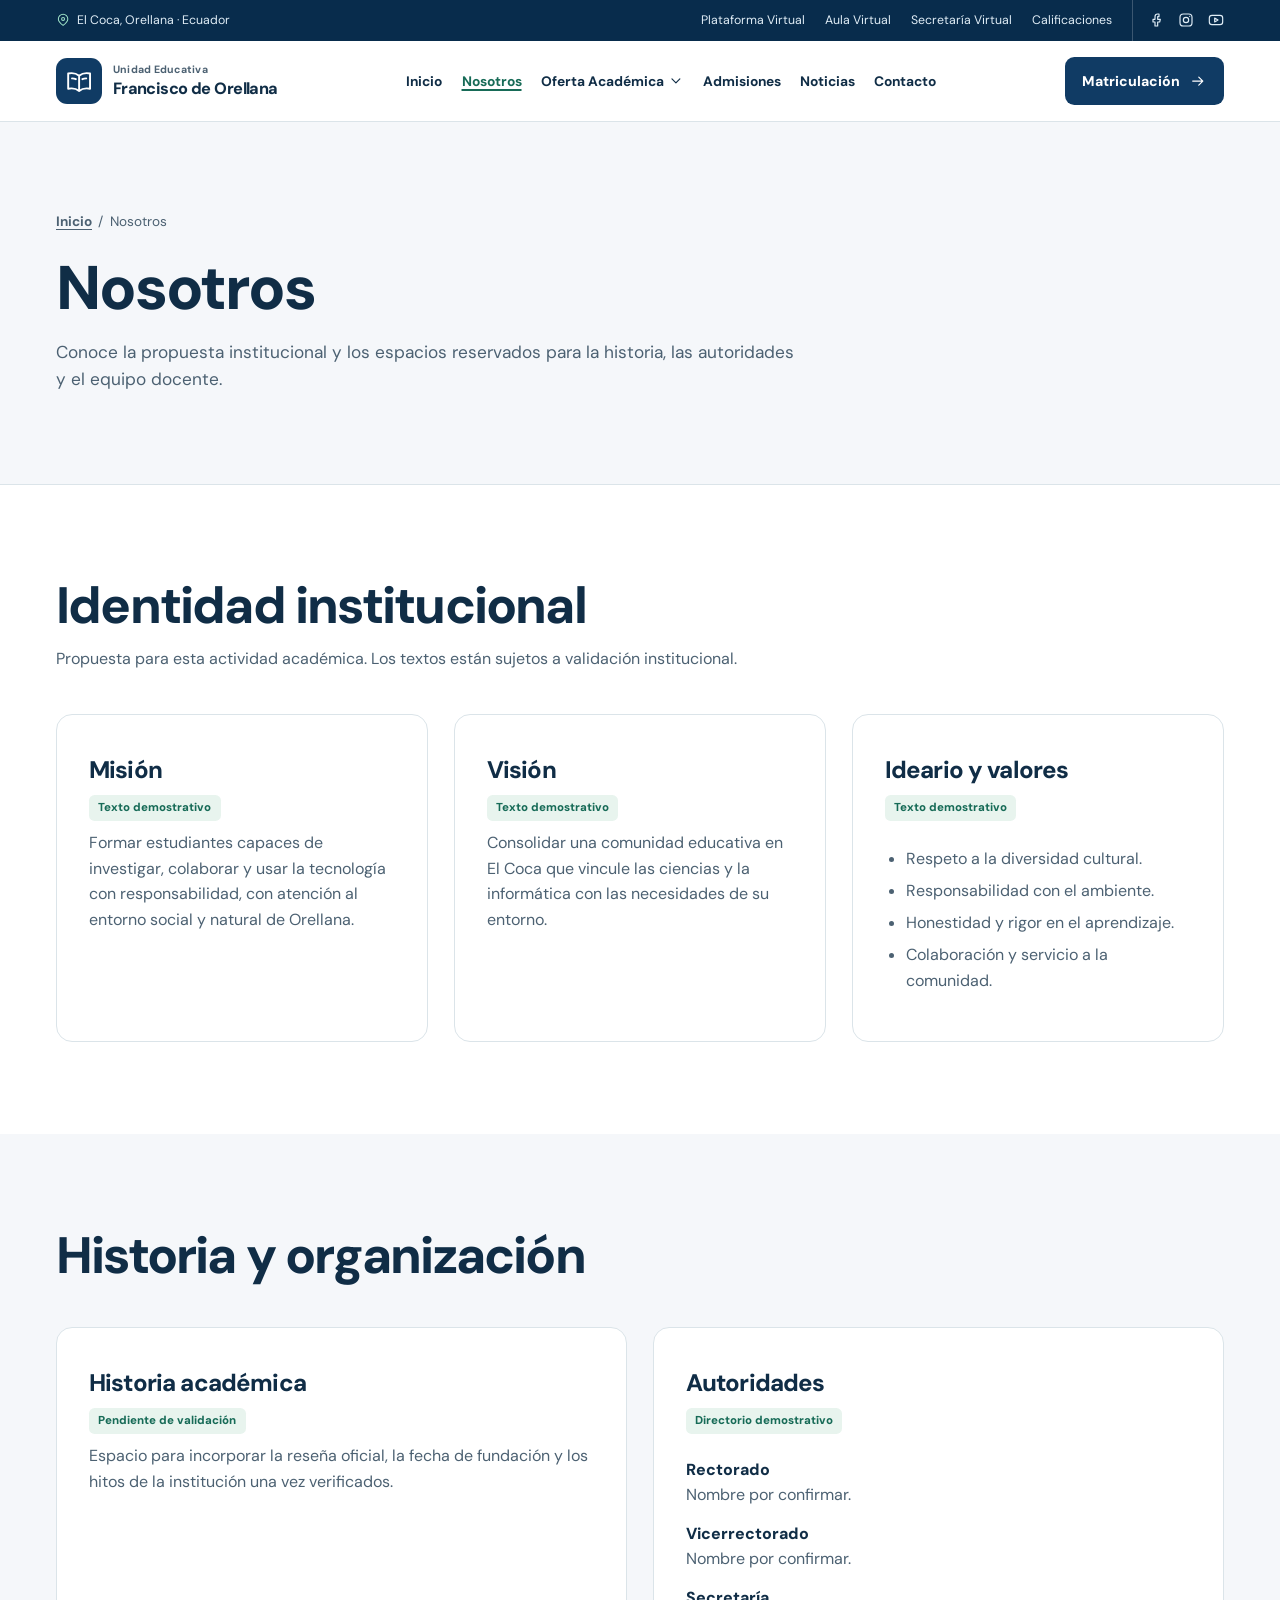
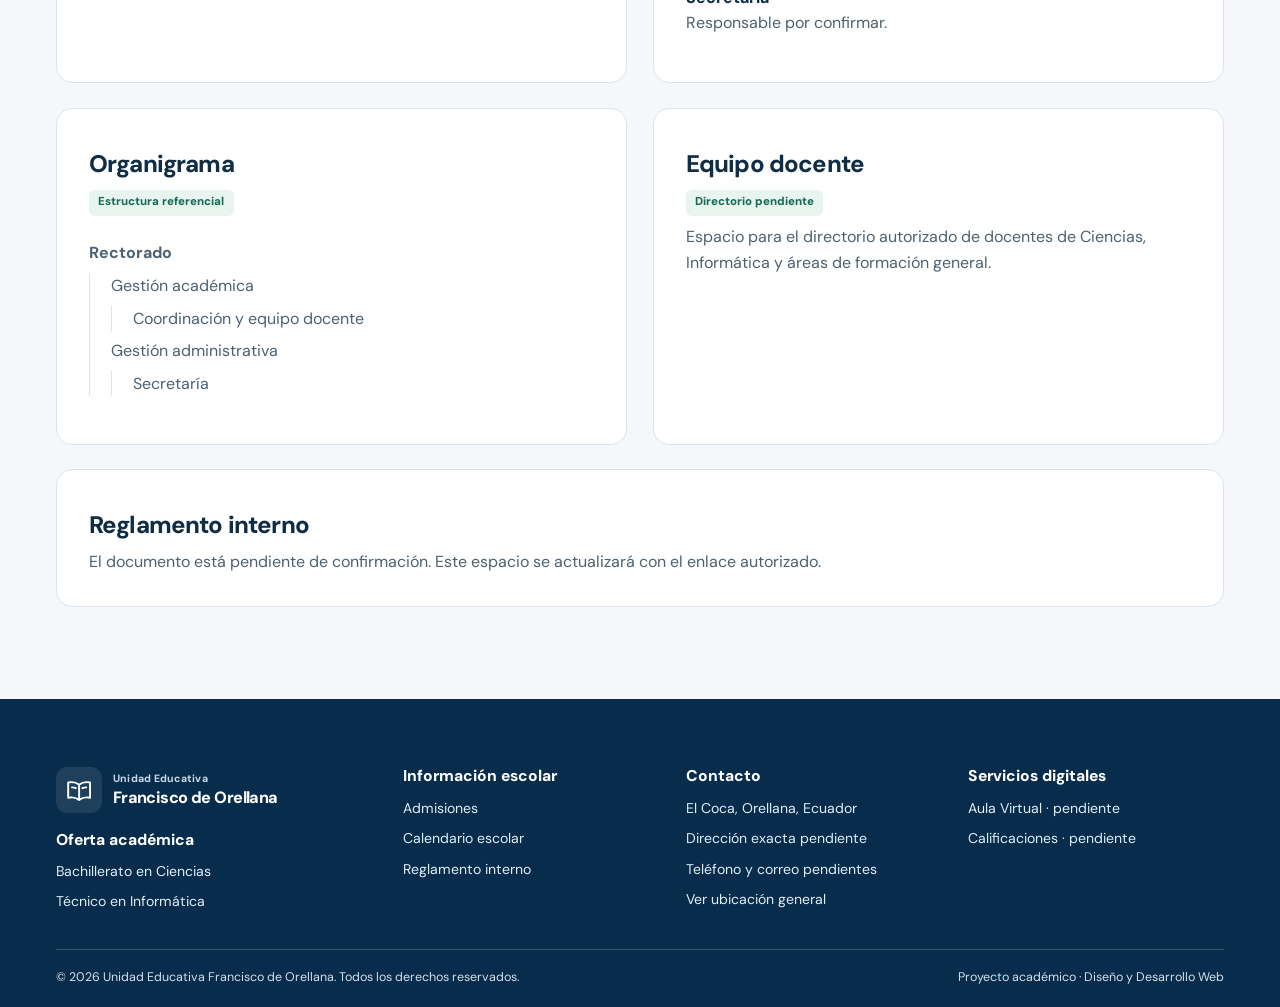
<file: nosotros.html>
<!doctype html>
<html lang="es-EC">
<head>
  <meta charset="utf-8">
  <meta name="viewport" content="width=device-width, initial-scale=1">
  <meta name="description" content="Conoce la propuesta institucional y los espacios reservados para la historia, las autoridades y el equipo docente.">
  <title>Nosotros | Unidad Educativa Francisco de Orellana</title>
  <link rel="icon" href="assets/images/emblema.svg" type="image/svg+xml">
  <link rel="stylesheet" href="css/styles.css">
  <script src="js/main.js" defer></script>
</head>
<body>
<a class="skip" href="#contenido">Ir al contenido</a>
<div class="topbar">
  <div class="container">
    <span class="top-location"><svg viewBox="0 0 24 24" fill="none" stroke="currentColor" stroke-width="1.75" stroke-linecap="round" stroke-linejoin="round" aria-hidden="true"><path d="M20 10c0 5-8 11-8 11S4 15 4 10a8 8 0 1 1 16 0Z"/><circle cx="12" cy="10" r="2.5"/></svg> El Coca, Orellana · Ecuador</span>
    <div class="top-shortcuts" aria-label="Servicios digitales">
      <a href="contacto.html#accesos-digitales">Plataforma Virtual</a><a href="contacto.html#accesos-digitales">Aula Virtual</a><a href="contacto.html#accesos-digitales">Secretaría Virtual</a><a href="contacto.html#accesos-digitales">Calificaciones</a>
      <div class="top-social"><a href="contacto.html#accesos-digitales" aria-label="Facebook"><svg viewBox="0 0 24 24" fill="none" stroke="currentColor" stroke-width="1.75" stroke-linecap="round" stroke-linejoin="round" aria-hidden="true"><path d="M15 3h-2a4 4 0 0 0-4 4v4H6v4h3v6h4v-6h3l1-4h-4V7h2z"/></svg></a><a href="contacto.html#accesos-digitales" aria-label="Instagram"><svg viewBox="0 0 24 24" fill="none" stroke="currentColor" stroke-width="1.75" stroke-linecap="round" stroke-linejoin="round" aria-hidden="true"><rect x="3" y="3" width="18" height="18" rx="5"/><circle cx="12" cy="12" r="4"/><path d="M17.5 6.5h.01"/></svg></a><a href="contacto.html#accesos-digitales" aria-label="YouTube"><svg viewBox="0 0 24 24" fill="none" stroke="currentColor" stroke-width="1.75" stroke-linecap="round" stroke-linejoin="round" aria-hidden="true"><rect x="2" y="5" width="20" height="14" rx="4"/><path d="m10 9 5 3-5 3Z"/></svg></a></div>
    </div>
    <details class="service-disclosure" data-disclosure>
      <summary>Servicios <svg class="chevron" viewBox="0 0 24 24" fill="none" stroke="currentColor" stroke-width="1.75" stroke-linecap="round" stroke-linejoin="round" aria-hidden="true"><path d="m6 9 6 6 6-6"/></svg></summary>
      <div class="service-panel">
        <strong>Accesos digitales</strong>
        <ul><li>Plataforma Virtual<small>Pendiente</small></li><li>Aula Virtual<small>Pendiente</small></li><li>Secretaría Virtual<small>Pendiente</small></li><li>Calificaciones<small>Pendiente</small></li><li>Facebook<small>Pendiente</small></li><li>Instagram<small>Pendiente</small></li><li>YouTube<small>Pendiente</small></li></ul>
      </div>
    </details>
  </div>
</div>
<header class="site-header">
  <div class="container navbar">
    <a class="brand" href="index.html">
  <span class="brand-mark"><svg viewBox="0 0 24 24" fill="none" stroke="currentColor" stroke-width="1.75" stroke-linecap="round" stroke-linejoin="round" aria-hidden="true"><path d="M12 7c-2.7-2.2-6-2.8-10-2v14c4-.8 7.3-.2 10 2 2.7-2.2 6-2.8 10-2V5c-4-.8-7.3-.2-10 2v14"/><path d="M5.5 9.5c1.3 0 2.4.2 3.5.7M15 10.2c1.1-.5 2.2-.7 3.5-.7"/></svg></span>
  <span class="brand-text"><small>Unidad Educativa</small><strong>Francisco de Orellana</strong></span>
</a>
    <button class="menu-toggle" type="button" aria-controls="navegacion" aria-expanded="false"><svg viewBox="0 0 24 24" fill="none" stroke="currentColor" stroke-width="1.75" stroke-linecap="round" stroke-linejoin="round" aria-hidden="true"><path d="M4 6h16M4 12h16M4 18h16"/></svg> Menú</button>
    <nav class="site-nav" id="navegacion" aria-label="Navegación principal">
      <ul class="nav-list">
        <li><a class="nav-link" href="index.html">Inicio</a></li>
        <li><a class="nav-link" href="nosotros.html" aria-current="page">Nosotros</a></li>
        <li>
          <details class="offer" data-disclosure>
            <summary class="nav-link">Oferta Académica <svg class="chevron" viewBox="0 0 24 24" fill="none" stroke="currentColor" stroke-width="1.75" stroke-linecap="round" stroke-linejoin="round" aria-hidden="true"><path d="m6 9 6 6 6-6"/></svg></summary>
            <ul class="offer-menu">
              <li><a class="nav-link" href="ciencias.html">Bachillerato en Ciencias</a></li>
              <li><a class="nav-link" href="informatica.html">Técnico en Informática</a></li>
            </ul>
          </details>
        </li>
        <li><a class="nav-link" href="admisiones.html">Admisiones</a></li>
        <li><a class="nav-link" href="noticias.html">Noticias</a></li>
        <li><a class="nav-link" href="contacto.html">Contacto</a></li>
      </ul>
    </nav>
    <a class="button button--primary header-cta" href="admisiones.html#matriculacion">Matriculación <svg viewBox="0 0 24 24" fill="none" stroke="currentColor" stroke-width="1.75" stroke-linecap="round" stroke-linejoin="round" aria-hidden="true"><path d="M4 12h15m-6-6 6 6-6 6"/></svg></a>
  </div>
</header>
<main id="contenido" tabindex="-1">
<section class="page-heading">
  <div class="container">
    <nav class="breadcrumb" aria-label="Ruta de navegación"><a href="index.html">Inicio</a><span aria-hidden="true">/</span><span aria-current="page">Nosotros</span></nav>

    <h1>Nosotros</h1>
    <p>Conoce la propuesta institucional y los espacios reservados para la historia, las autoridades y el equipo docente.</p>
  </div>
</section><section class="section">
  <div class="container">
    <div class="section-intro"><h2>Identidad institucional</h2><p>Propuesta para esta actividad académica. Los textos están sujetos a validación institucional.</p></div><div class="grid grid--three">
<section class="panel">
  <h3>Misión</h3>
  <span class="tag">Texto demostrativo</span>
  <p>Formar estudiantes capaces de investigar, colaborar y usar la tecnología con responsabilidad, con atención al entorno social y natural de Orellana.</p>
</section>
<section class="panel">
  <h3>Visión</h3>
  <span class="tag">Texto demostrativo</span>
  <p>Consolidar una comunidad educativa en El Coca que vincule las ciencias y la informática con las necesidades de su entorno.</p>
</section>
<section class="panel">
  <h3>Ideario y valores</h3>
  <span class="tag">Texto demostrativo</span>
  <ul><li>Respeto a la diversidad cultural.</li><li>Responsabilidad con el ambiente.</li><li>Honestidad y rigor en el aprendizaje.</li><li>Colaboración y servicio a la comunidad.</li></ul>
</section>
</div>
  </div>
</section><section class="section section--soft">
  <div class="container">
    <div class="section-intro"><h2>Historia y organización</h2></div><div class="grid grid--two">
<section class="panel">
  <h3>Historia académica</h3>
  <span class="tag">Pendiente de validación</span>
  <p>Espacio para incorporar la reseña oficial, la fecha de fundación y los hitos de la institución una vez verificados.</p>
</section>
<section class="panel">
  <h3>Autoridades</h3>
  <span class="tag">Directorio demostrativo</span>
  <dl class="directory"><div><dt>Rectorado</dt><dd>Nombre por confirmar.</dd></div><div><dt>Vicerrectorado</dt><dd>Nombre por confirmar.</dd></div><div><dt>Secretaría</dt><dd>Responsable por confirmar.</dd></div></dl>
</section>
<section class="panel">
  <h3>Organigrama</h3>
  <span class="tag">Estructura referencial</span>
  <ul class="org-list"><li><strong>Rectorado</strong><ul><li>Gestión académica<ul><li>Coordinación y equipo docente</li></ul></li><li>Gestión administrativa<ul><li>Secretaría</li></ul></li></ul></li></ul>
</section>
<section class="panel">
  <h3>Equipo docente</h3>
  <span class="tag">Directorio pendiente</span>
  <p>Espacio para el directorio autorizado de docentes de Ciencias, Informática y áreas de formación general.</p>
</section>
</div><div class="panel section-note" id="reglamento">
  <h3>Reglamento interno</h3>
  <p>El documento está pendiente de confirmación. Este espacio se actualizará con el enlace autorizado.</p>
</div>
  </div>
</section>
</main>
<footer class="site-footer">
  <div class="container">
    <div class="footer-grid">
      <section>
        <a class="brand" href="index.html">
  <span class="brand-mark"><svg viewBox="0 0 24 24" fill="none" stroke="currentColor" stroke-width="1.75" stroke-linecap="round" stroke-linejoin="round" aria-hidden="true"><path d="M12 7c-2.7-2.2-6-2.8-10-2v14c4-.8 7.3-.2 10 2 2.7-2.2 6-2.8 10-2V5c-4-.8-7.3-.2-10 2v14"/><path d="M5.5 9.5c1.3 0 2.4.2 3.5.7M15 10.2c1.1-.5 2.2-.7 3.5-.7"/></svg></span>
  <span class="brand-text"><small>Unidad Educativa</small><strong>Francisco de Orellana</strong></span>
</a>
        <h2>Oferta académica</h2>
        <ul><li><a href="ciencias.html">Bachillerato en Ciencias</a></li><li><a href="informatica.html">Técnico en Informática</a></li></ul>
      </section>
      <section>
        <h2>Información escolar</h2>
        <ul><li><a href="admisiones.html">Admisiones</a></li><li><a href="admisiones.html#fechas">Calendario escolar</a></li><li><a href="nosotros.html#reglamento">Reglamento interno</a></li></ul>
      </section>
      <section>
        <h2>Contacto</h2>
        <ul><li>El Coca, Orellana, Ecuador</li><li>Dirección exacta pendiente</li><li>Teléfono y correo pendientes</li><li><a href="contacto.html#ubicacion">Ver ubicación general</a></li></ul>
      </section>
      <section>
        <h2>Servicios digitales</h2>
        <ul><li><a href="contacto.html#accesos-digitales">Aula Virtual</a> · pendiente</li><li><a href="contacto.html#accesos-digitales">Calificaciones</a> · pendiente</li></ul>
      </section>
    </div>
    <div class="footer-bottom">
      <span>© 2026 Unidad Educativa Francisco de Orellana. Todos los derechos reservados.</span>
      <span>Proyecto académico · Diseño y Desarrollo Web</span>
    </div>
  </div>
</footer>
</body>
</html>
</file>
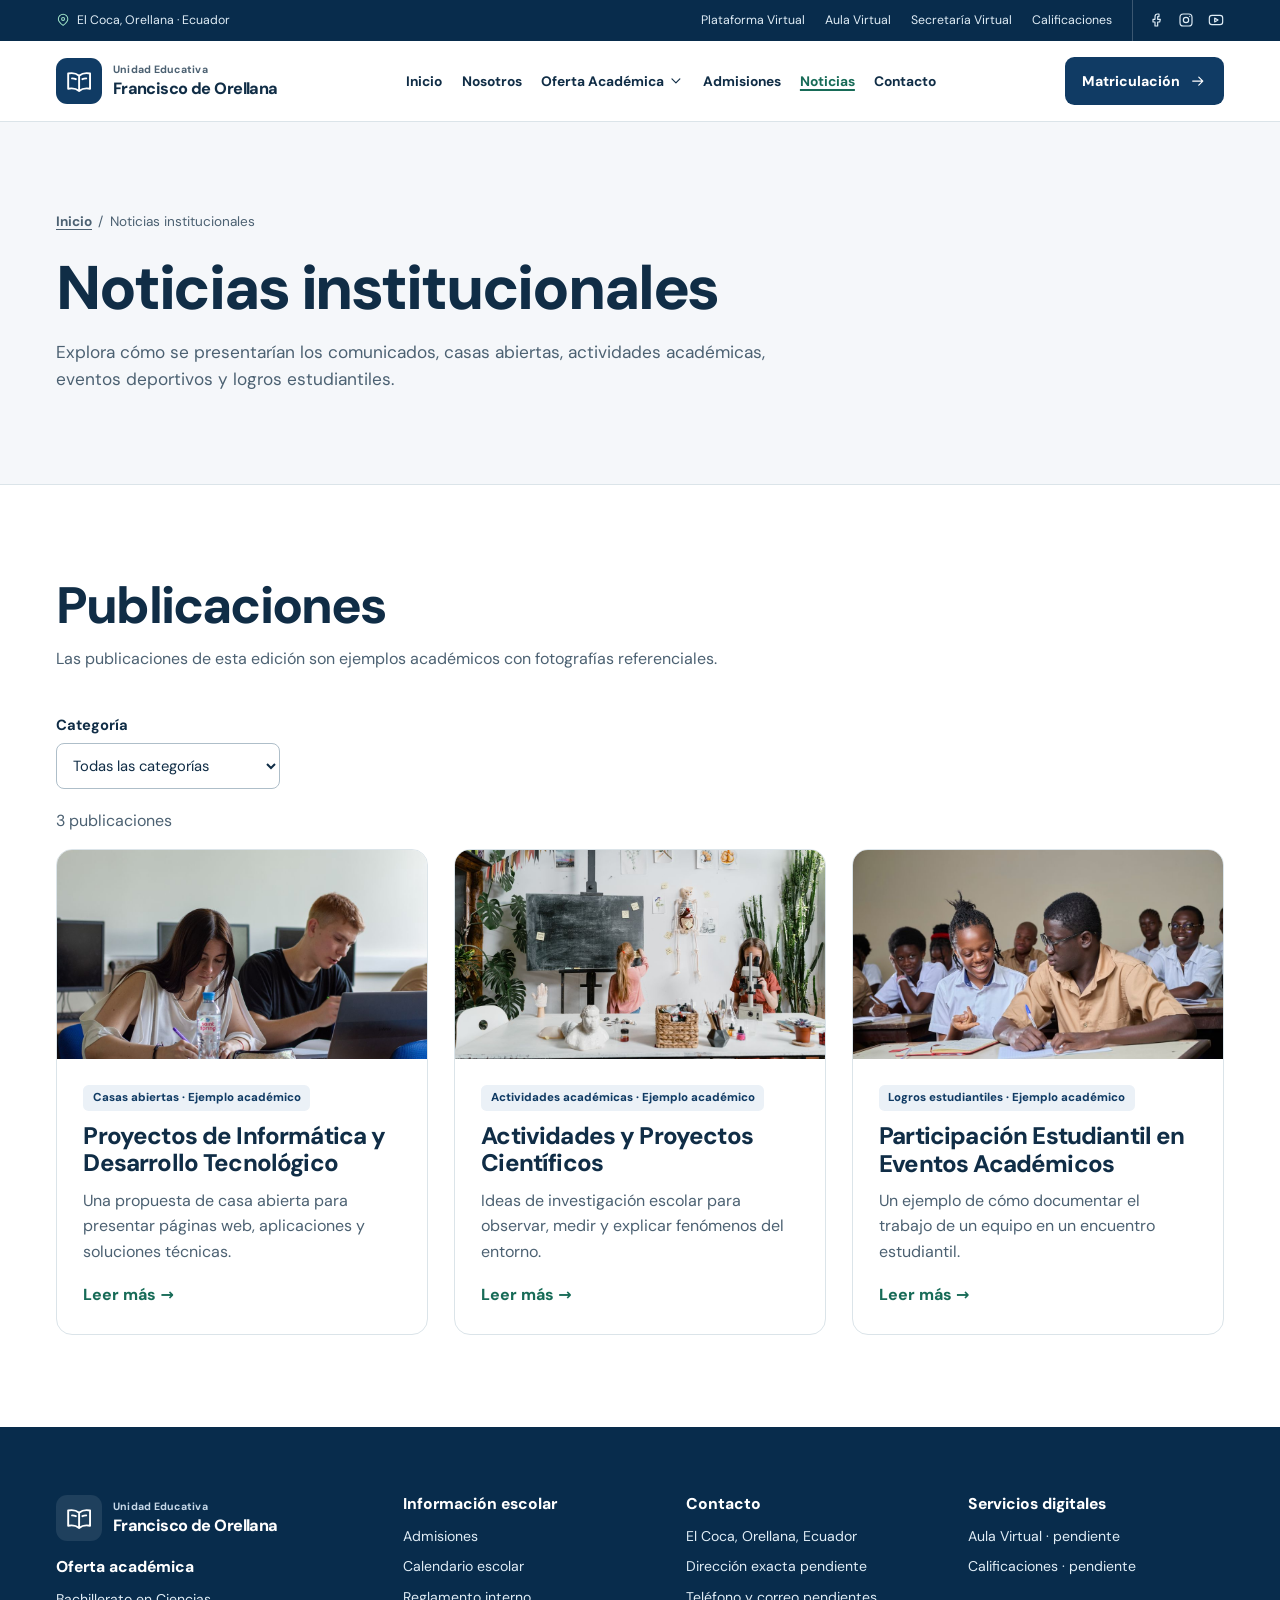
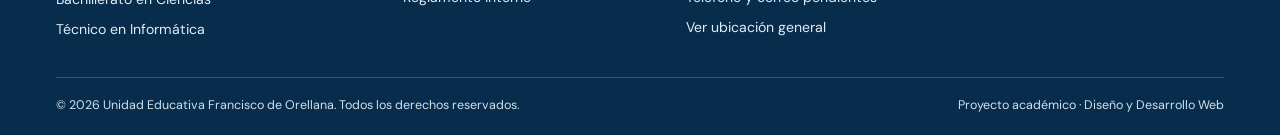
<file: noticias.html>
<!doctype html>
<html lang="es-EC">
<head>
  <meta charset="utf-8">
  <meta name="viewport" content="width=device-width, initial-scale=1">
  <meta name="description" content="Explora cómo se presentarían los comunicados, casas abiertas, actividades académicas, eventos deportivos y logros estudiantiles.">
  <title>Noticias | Unidad Educativa Francisco de Orellana</title>
  <link rel="icon" href="assets/images/emblema.svg" type="image/svg+xml">
  <link rel="stylesheet" href="css/styles.css">
  <script src="js/main.js" defer></script>
  <script src="js/noticias.js" defer></script>
</head>
<body>
<a class="skip" href="#contenido">Ir al contenido</a>
<div class="topbar">
  <div class="container">
    <span class="top-location"><svg viewBox="0 0 24 24" fill="none" stroke="currentColor" stroke-width="1.75" stroke-linecap="round" stroke-linejoin="round" aria-hidden="true"><path d="M20 10c0 5-8 11-8 11S4 15 4 10a8 8 0 1 1 16 0Z"/><circle cx="12" cy="10" r="2.5"/></svg> El Coca, Orellana · Ecuador</span>
    <div class="top-shortcuts" aria-label="Servicios digitales">
      <a href="contacto.html#accesos-digitales">Plataforma Virtual</a><a href="contacto.html#accesos-digitales">Aula Virtual</a><a href="contacto.html#accesos-digitales">Secretaría Virtual</a><a href="contacto.html#accesos-digitales">Calificaciones</a>
      <div class="top-social"><a href="contacto.html#accesos-digitales" aria-label="Facebook"><svg viewBox="0 0 24 24" fill="none" stroke="currentColor" stroke-width="1.75" stroke-linecap="round" stroke-linejoin="round" aria-hidden="true"><path d="M15 3h-2a4 4 0 0 0-4 4v4H6v4h3v6h4v-6h3l1-4h-4V7h2z"/></svg></a><a href="contacto.html#accesos-digitales" aria-label="Instagram"><svg viewBox="0 0 24 24" fill="none" stroke="currentColor" stroke-width="1.75" stroke-linecap="round" stroke-linejoin="round" aria-hidden="true"><rect x="3" y="3" width="18" height="18" rx="5"/><circle cx="12" cy="12" r="4"/><path d="M17.5 6.5h.01"/></svg></a><a href="contacto.html#accesos-digitales" aria-label="YouTube"><svg viewBox="0 0 24 24" fill="none" stroke="currentColor" stroke-width="1.75" stroke-linecap="round" stroke-linejoin="round" aria-hidden="true"><rect x="2" y="5" width="20" height="14" rx="4"/><path d="m10 9 5 3-5 3Z"/></svg></a></div>
    </div>
    <details class="service-disclosure" data-disclosure>
      <summary>Servicios <svg class="chevron" viewBox="0 0 24 24" fill="none" stroke="currentColor" stroke-width="1.75" stroke-linecap="round" stroke-linejoin="round" aria-hidden="true"><path d="m6 9 6 6 6-6"/></svg></summary>
      <div class="service-panel">
        <strong>Accesos digitales</strong>
        <ul><li>Plataforma Virtual<small>Pendiente</small></li><li>Aula Virtual<small>Pendiente</small></li><li>Secretaría Virtual<small>Pendiente</small></li><li>Calificaciones<small>Pendiente</small></li><li>Facebook<small>Pendiente</small></li><li>Instagram<small>Pendiente</small></li><li>YouTube<small>Pendiente</small></li></ul>
      </div>
    </details>
  </div>
</div>
<header class="site-header">
  <div class="container navbar">
    <a class="brand" href="index.html">
  <span class="brand-mark"><svg viewBox="0 0 24 24" fill="none" stroke="currentColor" stroke-width="1.75" stroke-linecap="round" stroke-linejoin="round" aria-hidden="true"><path d="M12 7c-2.7-2.2-6-2.8-10-2v14c4-.8 7.3-.2 10 2 2.7-2.2 6-2.8 10-2V5c-4-.8-7.3-.2-10 2v14"/><path d="M5.5 9.5c1.3 0 2.4.2 3.5.7M15 10.2c1.1-.5 2.2-.7 3.5-.7"/></svg></span>
  <span class="brand-text"><small>Unidad Educativa</small><strong>Francisco de Orellana</strong></span>
</a>
    <button class="menu-toggle" type="button" aria-controls="navegacion" aria-expanded="false"><svg viewBox="0 0 24 24" fill="none" stroke="currentColor" stroke-width="1.75" stroke-linecap="round" stroke-linejoin="round" aria-hidden="true"><path d="M4 6h16M4 12h16M4 18h16"/></svg> Menú</button>
    <nav class="site-nav" id="navegacion" aria-label="Navegación principal">
      <ul class="nav-list">
        <li><a class="nav-link" href="index.html">Inicio</a></li>
        <li><a class="nav-link" href="nosotros.html">Nosotros</a></li>
        <li>
          <details class="offer" data-disclosure>
            <summary class="nav-link">Oferta Académica <svg class="chevron" viewBox="0 0 24 24" fill="none" stroke="currentColor" stroke-width="1.75" stroke-linecap="round" stroke-linejoin="round" aria-hidden="true"><path d="m6 9 6 6 6-6"/></svg></summary>
            <ul class="offer-menu">
              <li><a class="nav-link" href="ciencias.html">Bachillerato en Ciencias</a></li>
              <li><a class="nav-link" href="informatica.html">Técnico en Informática</a></li>
            </ul>
          </details>
        </li>
        <li><a class="nav-link" href="admisiones.html">Admisiones</a></li>
        <li><a class="nav-link" href="noticias.html" aria-current="page">Noticias</a></li>
        <li><a class="nav-link" href="contacto.html">Contacto</a></li>
      </ul>
    </nav>
    <a class="button button--primary header-cta" href="admisiones.html#matriculacion">Matriculación <svg viewBox="0 0 24 24" fill="none" stroke="currentColor" stroke-width="1.75" stroke-linecap="round" stroke-linejoin="round" aria-hidden="true"><path d="M4 12h15m-6-6 6 6-6 6"/></svg></a>
  </div>
</header>
<main id="contenido" tabindex="-1">
<section class="page-heading">
  <div class="container">
    <nav class="breadcrumb" aria-label="Ruta de navegación"><a href="index.html">Inicio</a><span aria-hidden="true">/</span><span aria-current="page">Noticias institucionales</span></nav>

    <h1>Noticias institucionales</h1>
    <p>Explora cómo se presentarían los comunicados, casas abiertas, actividades académicas, eventos deportivos y logros estudiantiles.</p>
  </div>
</section><section class="section">
  <div class="container">
    <div class="section-intro"><h2>Publicaciones</h2><p>Las publicaciones de esta edición son ejemplos académicos con fotografías referenciales.</p></div><div class="filters" data-news-controls hidden>
  <div class="field">
    <label for="categoria">Categoría</label>
    <select id="categoria" data-news-filter>
      <option value="">Todas las categorías</option>
      <option>Comunicados</option><option>Casas abiertas</option><option>Deportes</option>
      <option>Actividades académicas</option><option>Logros estudiantiles</option>
    </select>
  </div>
</div>
<p class="filter-status muted" role="status" data-news-status hidden></p>
<div class="grid grid--three" data-news-list></div>
<noscript><p>Activa JavaScript para ver las publicaciones de ejemplo.</p></noscript>
  </div>
</section>
</main>
<footer class="site-footer">
  <div class="container">
    <div class="footer-grid">
      <section>
        <a class="brand" href="index.html">
  <span class="brand-mark"><svg viewBox="0 0 24 24" fill="none" stroke="currentColor" stroke-width="1.75" stroke-linecap="round" stroke-linejoin="round" aria-hidden="true"><path d="M12 7c-2.7-2.2-6-2.8-10-2v14c4-.8 7.3-.2 10 2 2.7-2.2 6-2.8 10-2V5c-4-.8-7.3-.2-10 2v14"/><path d="M5.5 9.5c1.3 0 2.4.2 3.5.7M15 10.2c1.1-.5 2.2-.7 3.5-.7"/></svg></span>
  <span class="brand-text"><small>Unidad Educativa</small><strong>Francisco de Orellana</strong></span>
</a>
        <h2>Oferta académica</h2>
        <ul><li><a href="ciencias.html">Bachillerato en Ciencias</a></li><li><a href="informatica.html">Técnico en Informática</a></li></ul>
      </section>
      <section>
        <h2>Información escolar</h2>
        <ul><li><a href="admisiones.html">Admisiones</a></li><li><a href="admisiones.html#fechas">Calendario escolar</a></li><li><a href="nosotros.html#reglamento">Reglamento interno</a></li></ul>
      </section>
      <section>
        <h2>Contacto</h2>
        <ul><li>El Coca, Orellana, Ecuador</li><li>Dirección exacta pendiente</li><li>Teléfono y correo pendientes</li><li><a href="contacto.html#ubicacion">Ver ubicación general</a></li></ul>
      </section>
      <section>
        <h2>Servicios digitales</h2>
        <ul><li><a href="contacto.html#accesos-digitales">Aula Virtual</a> · pendiente</li><li><a href="contacto.html#accesos-digitales">Calificaciones</a> · pendiente</li></ul>
      </section>
    </div>
    <div class="footer-bottom">
      <span>© 2026 Unidad Educativa Francisco de Orellana. Todos los derechos reservados.</span>
      <span>Proyecto académico · Diseño y Desarrollo Web</span>
    </div>
  </div>
</footer>
</body>
</html>
</file>
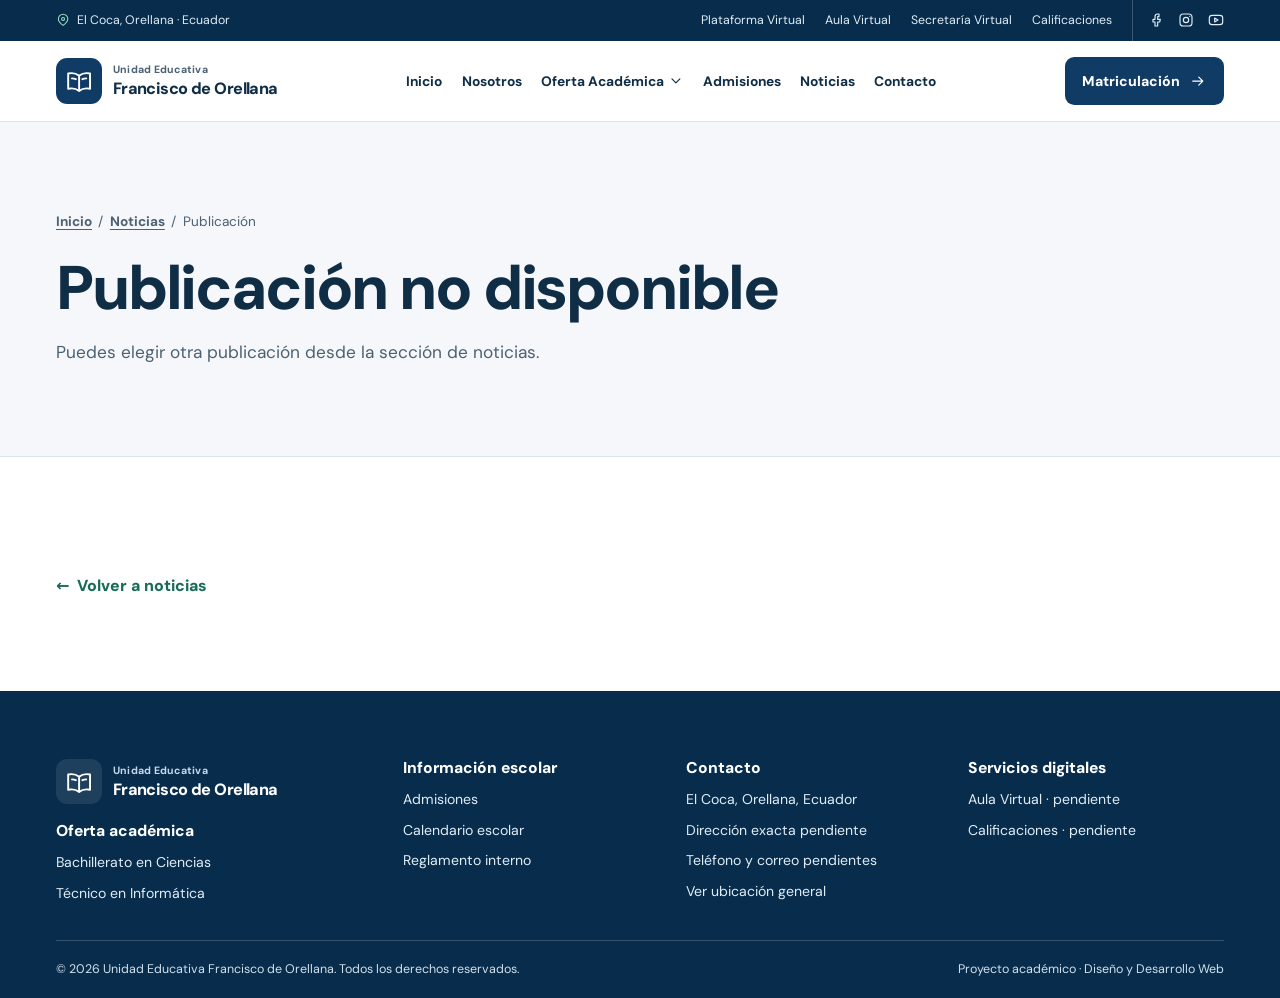
<file: publicacion.html>
<!doctype html>
<html lang="es-EC">
<head>
  <meta charset="utf-8">
  <meta name="viewport" content="width=device-width, initial-scale=1">
  <meta name="description" content="Lectura de una publicación de noticias institucionales.">
  <title>Publicación | Unidad Educativa Francisco de Orellana</title>
  <link rel="icon" href="assets/images/emblema.svg" type="image/svg+xml">
  <link rel="stylesheet" href="css/styles.css">
  <script src="js/main.js" defer></script>
  <script src="js/noticias.js" defer></script>
</head>
<body>
<a class="skip" href="#contenido">Ir al contenido</a>
<div class="topbar">
  <div class="container">
    <span class="top-location"><svg viewBox="0 0 24 24" fill="none" stroke="currentColor" stroke-width="1.75" stroke-linecap="round" stroke-linejoin="round" aria-hidden="true"><path d="M20 10c0 5-8 11-8 11S4 15 4 10a8 8 0 1 1 16 0Z"/><circle cx="12" cy="10" r="2.5"/></svg> El Coca, Orellana · Ecuador</span>
    <div class="top-shortcuts" aria-label="Servicios digitales">
      <a href="contacto.html#accesos-digitales">Plataforma Virtual</a><a href="contacto.html#accesos-digitales">Aula Virtual</a><a href="contacto.html#accesos-digitales">Secretaría Virtual</a><a href="contacto.html#accesos-digitales">Calificaciones</a>
      <div class="top-social"><a href="contacto.html#accesos-digitales" aria-label="Facebook"><svg viewBox="0 0 24 24" fill="none" stroke="currentColor" stroke-width="1.75" stroke-linecap="round" stroke-linejoin="round" aria-hidden="true"><path d="M15 3h-2a4 4 0 0 0-4 4v4H6v4h3v6h4v-6h3l1-4h-4V7h2z"/></svg></a><a href="contacto.html#accesos-digitales" aria-label="Instagram"><svg viewBox="0 0 24 24" fill="none" stroke="currentColor" stroke-width="1.75" stroke-linecap="round" stroke-linejoin="round" aria-hidden="true"><rect x="3" y="3" width="18" height="18" rx="5"/><circle cx="12" cy="12" r="4"/><path d="M17.5 6.5h.01"/></svg></a><a href="contacto.html#accesos-digitales" aria-label="YouTube"><svg viewBox="0 0 24 24" fill="none" stroke="currentColor" stroke-width="1.75" stroke-linecap="round" stroke-linejoin="round" aria-hidden="true"><rect x="2" y="5" width="20" height="14" rx="4"/><path d="m10 9 5 3-5 3Z"/></svg></a></div>
    </div>
    <details class="service-disclosure" data-disclosure>
      <summary>Servicios <svg class="chevron" viewBox="0 0 24 24" fill="none" stroke="currentColor" stroke-width="1.75" stroke-linecap="round" stroke-linejoin="round" aria-hidden="true"><path d="m6 9 6 6 6-6"/></svg></summary>
      <div class="service-panel">
        <strong>Accesos digitales</strong>
        <ul><li>Plataforma Virtual<small>Pendiente</small></li><li>Aula Virtual<small>Pendiente</small></li><li>Secretaría Virtual<small>Pendiente</small></li><li>Calificaciones<small>Pendiente</small></li><li>Facebook<small>Pendiente</small></li><li>Instagram<small>Pendiente</small></li><li>YouTube<small>Pendiente</small></li></ul>
      </div>
    </details>
  </div>
</div>
<header class="site-header">
  <div class="container navbar">
    <a class="brand" href="index.html">
  <span class="brand-mark"><svg viewBox="0 0 24 24" fill="none" stroke="currentColor" stroke-width="1.75" stroke-linecap="round" stroke-linejoin="round" aria-hidden="true"><path d="M12 7c-2.7-2.2-6-2.8-10-2v14c4-.8 7.3-.2 10 2 2.7-2.2 6-2.8 10-2V5c-4-.8-7.3-.2-10 2v14"/><path d="M5.5 9.5c1.3 0 2.4.2 3.5.7M15 10.2c1.1-.5 2.2-.7 3.5-.7"/></svg></span>
  <span class="brand-text"><small>Unidad Educativa</small><strong>Francisco de Orellana</strong></span>
</a>
    <button class="menu-toggle" type="button" aria-controls="navegacion" aria-expanded="false"><svg viewBox="0 0 24 24" fill="none" stroke="currentColor" stroke-width="1.75" stroke-linecap="round" stroke-linejoin="round" aria-hidden="true"><path d="M4 6h16M4 12h16M4 18h16"/></svg> Menú</button>
    <nav class="site-nav" id="navegacion" aria-label="Navegación principal">
      <ul class="nav-list">
        <li><a class="nav-link" href="index.html">Inicio</a></li>
        <li><a class="nav-link" href="nosotros.html">Nosotros</a></li>
        <li>
          <details class="offer" data-disclosure>
            <summary class="nav-link">Oferta Académica <svg class="chevron" viewBox="0 0 24 24" fill="none" stroke="currentColor" stroke-width="1.75" stroke-linecap="round" stroke-linejoin="round" aria-hidden="true"><path d="m6 9 6 6 6-6"/></svg></summary>
            <ul class="offer-menu">
              <li><a class="nav-link" href="ciencias.html">Bachillerato en Ciencias</a></li>
              <li><a class="nav-link" href="informatica.html">Técnico en Informática</a></li>
            </ul>
          </details>
        </li>
        <li><a class="nav-link" href="admisiones.html">Admisiones</a></li>
        <li><a class="nav-link" href="noticias.html">Noticias</a></li>
        <li><a class="nav-link" href="contacto.html">Contacto</a></li>
      </ul>
    </nav>
    <a class="button button--primary header-cta" href="admisiones.html#matriculacion">Matriculación <svg viewBox="0 0 24 24" fill="none" stroke="currentColor" stroke-width="1.75" stroke-linecap="round" stroke-linejoin="round" aria-hidden="true"><path d="M4 12h15m-6-6 6 6-6 6"/></svg></a>
  </div>
</header>
<main id="contenido" tabindex="-1">
<section class="page-heading">
  <div class="container">
    <nav class="breadcrumb" aria-label="Ruta de navegación">
      <a href="index.html">Inicio</a><span aria-hidden="true">/</span><a href="noticias.html">Noticias</a><span aria-hidden="true">/</span><span aria-current="page">Publicación</span>
    </nav>
    <p class="eyebrow" data-article-label hidden></p>
    <h1 data-article-title>Publicación</h1>
    <p data-article-description></p>
    <time class="small" data-article-date hidden></time>
  </div>
</section><section class="section">
  <div class="container">
    <figure class="article-photo" data-article-photo hidden>
  <figcaption class="image-note" data-article-caption hidden>Fotografía referencial</figcaption>
</figure>
<article class="prose article-body" data-article-body></article>
<noscript><p>Activa JavaScript para leer el contenido.</p></noscript>
<p class="source-note"><a class="text-link" href="noticias.html"><span aria-hidden="true">←</span> Volver a noticias</a></p>
  </div>
</section>
</main>
<footer class="site-footer">
  <div class="container">
    <div class="footer-grid">
      <section>
        <a class="brand" href="index.html">
  <span class="brand-mark"><svg viewBox="0 0 24 24" fill="none" stroke="currentColor" stroke-width="1.75" stroke-linecap="round" stroke-linejoin="round" aria-hidden="true"><path d="M12 7c-2.7-2.2-6-2.8-10-2v14c4-.8 7.3-.2 10 2 2.7-2.2 6-2.8 10-2V5c-4-.8-7.3-.2-10 2v14"/><path d="M5.5 9.5c1.3 0 2.4.2 3.5.7M15 10.2c1.1-.5 2.2-.7 3.5-.7"/></svg></span>
  <span class="brand-text"><small>Unidad Educativa</small><strong>Francisco de Orellana</strong></span>
</a>
        <h2>Oferta académica</h2>
        <ul><li><a href="ciencias.html">Bachillerato en Ciencias</a></li><li><a href="informatica.html">Técnico en Informática</a></li></ul>
      </section>
      <section>
        <h2>Información escolar</h2>
        <ul><li><a href="admisiones.html">Admisiones</a></li><li><a href="admisiones.html#fechas">Calendario escolar</a></li><li><a href="nosotros.html#reglamento">Reglamento interno</a></li></ul>
      </section>
      <section>
        <h2>Contacto</h2>
        <ul><li>El Coca, Orellana, Ecuador</li><li>Dirección exacta pendiente</li><li>Teléfono y correo pendientes</li><li><a href="contacto.html#ubicacion">Ver ubicación general</a></li></ul>
      </section>
      <section>
        <h2>Servicios digitales</h2>
        <ul><li><a href="contacto.html#accesos-digitales">Aula Virtual</a> · pendiente</li><li><a href="contacto.html#accesos-digitales">Calificaciones</a> · pendiente</li></ul>
      </section>
    </div>
    <div class="footer-bottom">
      <span>© 2026 Unidad Educativa Francisco de Orellana. Todos los derechos reservados.</span>
      <span>Proyecto académico · Diseño y Desarrollo Web</span>
    </div>
  </div>
</footer>
</body>
</html>
</file>
<file: css/styles.css>
@font-face {
  font-family: "DM Sans";
  src: url("../assets/fonts/dm-sans-latin.woff2") format("woff2");
  font-weight: 400 800;
  font-display: swap;
}

:root {
  --navy: #082c4c;
  --blue: #103b64;
  --green: #23836c;
  --green-text: #176b57;
  --mist: #f5f7fa;
  --mint: #e8f4ee;
  --ink: #102d46;
  --muted: #4c6172;
  --line: #dbe4e9;
  --paper: #fff;
  --width: 73rem;
  --gutter: clamp(1.2rem, 4vw, 3.25rem);
  --radius: 1rem;
}

*, *::before, *::after { box-sizing: border-box; }
[hidden] { display: none !important; }
body { margin: 0; color: var(--ink); background: var(--paper); font: 400 1rem/1.6 "DM Sans", system-ui, sans-serif; }
h1, h2, h3, h4, p, figure, dl, dd { margin: 0; }
h1, h2, h3, h4 { line-height: 1.13; font-weight: 800; letter-spacing: -.035em; }
h1 { font-size: clamp(2.35rem, 6.5vw, 4.5rem); }
h2 { font-size: clamp(1.85rem, 4vw, 3.2rem); }
h3 { font-size: clamp(1.18rem, 2vw, 1.5rem); }
h4 { font-size: 1.07rem; }
a { color: inherit; text-underline-offset: .22em; }
button, input, select, textarea { font: inherit; }
button { color: inherit; cursor: pointer; }
img { max-width: 100%; display: block; }
svg { display: inline-block; width: 1.15em; height: 1.15em; flex: none; vertical-align: middle; }
:focus-visible { outline: 3px solid #248b74; outline-offset: 4px; }
summary { cursor: pointer; }
summary::-webkit-details-marker { display: none; }
.container { width: min(var(--width), calc(100% - 2 * var(--gutter))); margin-inline: auto; }
.section { padding-block: clamp(3.2rem, 7.2vw, 6.25rem); }
.section--soft { background: var(--mist); }
.section--compact { padding-top: 0; }
.section-intro { margin-bottom: clamp(1.65rem, 4vw, 2.65rem); }
.section-intro p:not(.eyebrow) { max-width: 65ch; margin-top: .7rem; color: var(--muted); }
.section-intro--row { display: flex; flex-wrap: wrap; align-items: end; justify-content: space-between; gap: 1.25rem; }
.eyebrow { display: flex; align-items: center; gap: .65rem; margin-bottom: .7rem; color: var(--green-text); font-size: .73rem; line-height: 1.5; font-weight: 800; letter-spacing: .15em; text-transform: uppercase; }
.eyebrow::before { content: ""; width: 1.45rem; height: 2px; flex: none; border-radius: 1rem; background: currentColor; }
.small { font-size: .88rem; }
.muted { color: var(--muted); }
.skip { position: fixed; left: 1rem; top: .75rem; z-index: 10; transform: translateY(-160%); padding: .65rem 1rem; border-radius: .5rem; background: white; color: var(--navy); }
.skip:focus { transform: none; }

.topbar { color: #e0edf6; background: var(--navy); font-size: .77rem; }
.topbar .container { display: flex; justify-content: space-between; align-items: center; gap: 1rem; min-height: 2.55rem; }
.top-location { display: flex; align-items: center; gap: .45rem; white-space: nowrap; }
.top-location svg { color: #9de1c7; }
.service-disclosure { display: none; position: relative; }
.service-disclosure > summary { display: flex; align-items: center; gap: .4rem; min-height: 2.55rem; font-weight: 700; }
.service-disclosure > summary:hover { color: white; }
.service-disclosure[open] > summary .chevron { transform: rotate(180deg); }
.service-panel { position: absolute; z-index: 5; right: 0; top: calc(100% + .45rem); width: min(21rem, calc(100vw - 2 * var(--gutter))); padding: 1.1rem; color: var(--ink); background: white; border: 1px solid var(--line); border-radius: .75rem; box-shadow: 0 12px 36px #082c4c25; }
.service-panel ul { list-style: none; margin: .6rem 0 0; padding: 0; }
.service-panel li { display: flex; gap: .75rem; justify-content: space-between; padding: .3rem 0; }
.service-panel small { color: var(--muted); }
.top-shortcuts { display: flex; align-items: center; gap: 1.25rem; }
.top-shortcuts a { text-decoration: none; }
.top-shortcuts a:hover { text-decoration: underline; }
.top-social { display: flex; align-items: center; gap: .85rem; padding-left: 1rem; border-left: 1px solid #ffffff35; }
.top-social a { display: grid; align-items: center; min-height: 2.55rem; }
.top-social svg { width: 1rem; height: 1rem; }

.site-header { position: relative; z-index: 3; background: white; border-bottom: 1px solid var(--line); }
.navbar { display: flex; min-height: 5rem; align-items: center; justify-content: space-between; gap: 1rem; }
.brand { display: inline-flex; align-items: center; gap: .7rem; text-decoration: none; line-height: 1.12; flex: none; }
.brand-mark { width: 2.85rem; height: 2.85rem; display: grid; place-items: center; border-radius: .7rem; color: white; background: var(--blue); }
.brand-mark svg { width: 1.64rem; height: 1.64rem; }
.brand-text { display: grid; gap: .26rem; }
.brand-text small { color: var(--muted); font-size: .66rem; font-weight: 700; letter-spacing: .025em; }
.brand-text strong { font-size: 1.02rem; font-weight: 800; letter-spacing: -.035em; }
.nav-list { display: flex; align-items: center; gap: clamp(.7rem, 1.5vw, 1.45rem); padding: 0; margin: 0; list-style: none; }
.nav-link { display: flex; align-items: center; gap: .25rem; min-height: 2.8rem; color: var(--ink); text-decoration: none; font-size: .86rem; font-weight: 700; white-space: nowrap; }
.nav-link:hover, .nav-link[aria-current], .nav-link.is-active { color: var(--green-text); }
.nav-link[aria-current] { text-decoration: underline; text-decoration-thickness: 2px; }
.offer { position: relative; }
.offer[open] .chevron { transform: rotate(180deg); }
.offer-menu { position: absolute; z-index: 2; top: calc(100% + .35rem); left: -.9rem; width: max-content; list-style: none; padding: .35rem; margin: 0; background: white; border: 1px solid var(--line); border-radius: .7rem; box-shadow: 0 10px 24px #082c4c20; }
.offer-menu a { padding: .2rem .65rem; border-radius: .4rem; }
.offer-menu a:hover { background: var(--mint); }
.menu-toggle { display: none; background: white; border: 1px solid var(--line); border-radius: .5rem; padding: .55rem .7rem; gap: .35rem; align-items: center; font-size: .83rem; font-weight: 800; }

.button { display: inline-flex; align-items: center; justify-content: center; gap: .6rem; min-height: 3rem; padding: .68rem 1.05rem; border: 1px solid transparent; border-radius: .58rem; text-decoration: none; text-align: center; font-size: .88rem; line-height: 1.3; font-weight: 800; transition: background .18s, color .18s, border-color .18s; }
.button--primary { color: white; background: var(--blue); }
.button--primary:hover { background: var(--navy); }
.button--light { background: white; color: var(--navy); }
.button--light:hover { background: var(--mint); }
.button--outline { border-color: #ffffff69; color: white; background: #082c4c42; }
.button--outline:hover { background: #ffffff24; border-color: white; }
.button--subtle { color: var(--blue); background: var(--paper); border-color: var(--line); }
.button--subtle:hover { background: var(--mist); border-color: #a8bbc8; }
.button-row { display: flex; flex-wrap: wrap; align-items: center; gap: .75rem; }
.text-link { display: inline-flex; align-items: center; gap: .5rem; color: var(--green-text); font-weight: 800; text-decoration: none; }
.text-link:hover { text-decoration: underline; }

.hero { position: relative; isolation: isolate; overflow: hidden; color: white; background: var(--navy); }
.hero-image, .hero::before { position: absolute; z-index: -1; inset: 0; width: 100%; height: 100%; }
.hero-image { object-fit: cover; object-position: center 48%; left: auto; width: 76%; }
.hero::before { content: ""; z-index: 0; background: linear-gradient(90deg, #082c4c 1%, #082c4c 24%, #082c4cef 36%, #082c4ca8 56%, #082c4c18 100%), linear-gradient(0deg, #082c4c90, transparent 32%); }
.hero-content { position: relative; padding-block: clamp(4.3rem, 8vw, 7.4rem) clamp(4.75rem, 8.4vw, 7.7rem); }
.hero .eyebrow, .cta .eyebrow, .territory .eyebrow { color: #a6e7cd; }
.hero h1 { line-height: 1.02; letter-spacing: -.06em; }
.hero p.hero-lead { max-width: 40ch; margin: 1.25rem 0 1.7rem; color: #e0edf6; font-size: clamp(1rem, 2vw, 1.15rem); }
.image-note { position: absolute; z-index: 1; right: var(--gutter); bottom: .9rem; padding: .25rem .6rem; color: white; background: #082c4cdb; border-radius: .35rem; font-size: .71rem; }
.quick-wrap { background: var(--mist); border-bottom: 1px solid var(--line); }
.quick-links { display: grid; grid-template-columns: repeat(3, 1fr); }
.quick-link { display: flex; min-width: 0; min-height: 6.1rem; align-items: center; gap: .85rem; padding: 1.05rem clamp(.65rem, 2vw, 1.6rem); border-inline-start: 1px solid var(--line); text-decoration: none; }
.quick-link:last-child { border-inline-end: 1px solid var(--line); }
.quick-link:hover { background: white; }
.quick-link .quick-copy { display: grid; flex: 1; line-height: 1.35; }
.quick-link small { color: var(--muted); font-size: .8rem; }
.quick-link > svg { color: var(--green-text); }
.icon-box { display: inline-grid; width: 2.6rem; height: 2.6rem; flex: none; place-items: center; border-radius: .63rem; color: var(--green-text); background: var(--mint); }
.icon-box svg { width: 1.23rem; height: 1.23rem; }

.grid { display: grid; gap: clamp(1rem, 2.5vw, 1.6rem); align-items: stretch; }
.grid--two { grid-template-columns: repeat(2, minmax(0, 1fr)); }
.grid--three { grid-template-columns: repeat(3, minmax(0, 1fr)); }
.card { min-width: 0; overflow: hidden; display: flex; flex-direction: column; border: 1px solid var(--line); border-radius: var(--radius); background: var(--paper); }
.card-photo { width: 100%; aspect-ratio: 16 / 9; object-fit: cover; }
.program .card-photo { aspect-ratio: 2.3; }
.card-content { display: flex; flex-direction: column; align-items: flex-start; flex: 1; gap: .7rem; padding: clamp(1.1rem, 3vw, 1.65rem); }
.card-content p { color: var(--muted); }
.card-content .text-link { margin-top: auto; padding-top: .4rem; }
.tag { display: inline-flex; align-items: center; gap: .35rem; padding: .24rem .58rem; border-radius: .35rem; background: var(--mint); color: var(--green-text); font-size: .72rem; font-weight: 800; }
.tag--neutral { color: var(--blue); background: #ebf1f7; }
.territory { display: grid; grid-template-columns: 1fr 1fr; overflow: hidden; border-radius: var(--radius); background: var(--navy); color: white; }
.territory-body { padding: clamp(1.75rem, 5vw, 4rem); align-self: center; }
.territory-body p:not(.eyebrow) { margin: .85rem 0 1.25rem; color: #e0edf6; }
.territory-body .text-link, .cta .text-link { color: #a6e7cd; }
.territory figure { position: relative; min-height: 16rem; }
.territory img { width: 100%; height: 100%; position: absolute; object-fit: cover; }
.territory figcaption { right: .75rem; }
.cta { display: flex; align-items: center; justify-content: space-between; flex-wrap: wrap; gap: 1.5rem; padding: clamp(1.5rem, 5vw, 3.5rem); border-radius: var(--radius); background: var(--blue); color: white; }
.cta h2 { font-size: clamp(1.7rem, 4vw, 2.65rem); }
.cta p:not(.eyebrow) { max-width: 52ch; margin-top: .55rem; color: #e0edf6; }

.page-heading { padding-block: clamp(2.75rem, 7vw, 5.6rem); background: var(--mist); border-bottom: 1px solid var(--line); }
.page-heading h1 { font-size: clamp(2.25rem, 5.6vw, 3.85rem); }
.page-heading p:not(.eyebrow) { max-width: 62ch; margin-top: .95rem; color: var(--muted); font-size: 1.08rem; }
.breadcrumb { display: flex; flex-wrap: wrap; align-items: center; gap: .4rem; margin-bottom: 1.3rem; color: var(--muted); font-size: .85rem; }
.breadcrumb a { font-weight: 700; }
.panel { padding: clamp(1.15rem, 3.5vw, 2rem); border: 1px solid var(--line); border-radius: var(--radius); background: white; }
.panel > :is(h2, h3) { margin: .55rem 0 .65rem; }
.panel h2 { font-size: clamp(1.5rem, 3.3vw, 2.3rem); }
.panel p, .panel li, .prose p, .prose li { color: var(--muted); }
.panel ul, .panel ol, .prose ul { padding-left: 1.3rem; }
.panel li + li, .prose li + li { margin-top: .4rem; }
.panel .tag { margin-bottom: .55rem; }
.prose { max-width: 70ch; }
.prose > * + * { margin-top: 1rem; }
.prose h2 { margin-top: 1.6rem; font-size: clamp(1.45rem, 3vw, 2.05rem); }
.feature { display: grid; grid-template-columns: minmax(0, 1fr) minmax(0, 1fr); align-items: center; gap: clamp(1.3rem, 5vw, 4rem); }
.feature figure { position: relative; overflow: hidden; border-radius: var(--radius); }
.feature img { width: 100%; aspect-ratio: 1.45; object-fit: cover; }
.notice { padding: .95rem 1.15rem; border-radius: .6rem; border-inline-start: 3px solid var(--green); background: var(--mint); color: #16483c; }
.notice p + p { margin-top: .45rem; }
.section-note, .source-note { margin-top: 1.5rem; }
.table-scroll { overflow-x: auto; border: 1px solid var(--line); border-radius: .75rem; background: white; }
table { width: 100%; border-collapse: collapse; text-align: left; }
th, td { padding: .9rem clamp(.65rem, 2vw, 1.2rem); border-bottom: 1px solid var(--line); vertical-align: top; }
thead { color: var(--blue); background: #ecf2f7; }
tbody tr:last-child > * { border-bottom: 0; }
.directory { display: grid; gap: .8rem; margin: .85rem 0; }
.directory dt { font-weight: 800; }
.directory dd { color: var(--muted); }
.org-list { list-style: none; padding: 0 !important; }
.org-list ul { list-style: none; margin-top: .45rem; border-left: 1px solid var(--line); }
.schedule { list-style: none; padding: 0 !important; }
.schedule li { display: flex; justify-content: space-between; flex-wrap: wrap; gap: .3rem 1rem; padding-block: .65rem; border-bottom: 1px solid var(--line); }
.schedule li:last-child { border: 0; }

.demo-form { display: grid; gap: 1rem; margin-top: 1.2rem; }
.field { display: grid; align-content: start; gap: .35rem; font-size: .92rem; font-weight: 700; }
.field :is(input, select, textarea) { width: 100%; min-width: 0; padding: .68rem .75rem; border: 1px solid #aebec9; border-radius: .5rem; color: var(--ink); background: white; font-weight: 400; }
.field textarea { resize: vertical; }
.demo-form .button { justify-self: start; }
.form-status:empty { position: absolute; }
.form-status { margin: 0; color: var(--green-text); font-weight: 700; }
.filters { display: flex; flex-wrap: wrap; align-items: end; gap: .8rem; margin-bottom: 1.2rem; }
.filters .field { max-width: 100%; min-width: min(14rem, 100%); }
.filter-status { margin-bottom: 1rem; }
.article-photo { position: relative; overflow: hidden; margin-bottom: 2rem; border-radius: var(--radius); }
.article-photo img { width: 100%; aspect-ratio: 2.5; object-fit: cover; }
.article-body { margin-inline: auto; }
.map-panel { display: flex; flex-direction: column; align-items: flex-start; gap: .8rem; }
.map-panel [data-map-target] { width: 100%; }
.map-frame { width: 100%; min-height: 20rem; border: 1px solid var(--line); border-radius: .65rem; }

.site-footer { padding-top: clamp(2.65rem, 6vw, 4.25rem); background: var(--navy); color: #e0edf6; }
.footer-grid { display: grid; grid-template-columns: 1.25fr 1fr 1fr 1fr; gap: 1.7rem; }
.site-footer h2 { margin-bottom: .72rem; color: white; font-size: .98rem; letter-spacing: 0; }
.site-footer ul { display: grid; gap: .5rem; padding: 0; margin: 0; list-style: none; font-size: .88rem; }
.site-footer a { text-decoration: none; }
.site-footer a:hover { text-decoration: underline; }
.site-footer .brand { color: white; margin-bottom: 1.1rem; }
.site-footer .brand-mark { background: #ffffff18; }
.site-footer .brand-text small { color: #c7d9e9; }
.footer-bottom { margin-top: 2.25rem; padding-block: 1.15rem; display: flex; justify-content: space-between; flex-wrap: wrap; gap: .6rem 1.5rem; border-top: 1px solid #ffffff30; color: #d1e0eb; font-size: .78rem; }
.site-footer :focus-visible, .hero :focus-visible, .topbar :focus-visible, .cta :focus-visible, .territory :focus-visible { outline-color: #a6e7cd; }

@media (max-width: 60rem) {
  .top-shortcuts { display: none; }
  .service-disclosure { display: block; }
  .site-header .navbar { min-height: 4.55rem; flex-wrap: wrap; }
  .header-cta { display: none; }
  .js .menu-toggle { display: inline-flex; }
  .site-nav { width: 100%; }
  .nav-list { display: grid; gap: 0; padding-bottom: .8rem; }
  .nav-list > li + li { border-top: 1px solid var(--line); }
  .offer-menu { position: static; width: 100%; margin-bottom: .45rem; box-shadow: none; }
  .footer-grid { grid-template-columns: 1fr 1fr; }
}

@media (max-width: 43rem) {
  .hero-image { width: 100%; object-position: 57% center; }
  .hero::before { background: linear-gradient(90deg, #082c4cf7, #082c4cae 75%, #082c4c83), linear-gradient(0deg, #082c4c94, transparent 45%); }
  .quick-links, .grid--two, .grid--three, .territory, .feature { grid-template-columns: 1fr; }
  .quick-link, .quick-link:last-child { min-height: 4.35rem; padding: .6rem 0; border-inline: 0; }
  .quick-link + .quick-link { border-top: 1px solid var(--line); }
  .article-photo img { aspect-ratio: 1.6; }
}

@media (max-width: 25rem) {
  .topbar .container { gap: .35rem; }
  .top-location { font-size: .72rem; }
  .brand-mark { width: 2.45rem; height: 2.45rem; }
  .brand-text strong { font-size: .91rem; }
  .menu-toggle { padding-inline: .5rem; }
  .footer-grid { grid-template-columns: 1fr; }
}

@media (prefers-reduced-motion: reduce) {
  *, *::before, *::after { transition: none !important; }
}
</file>
